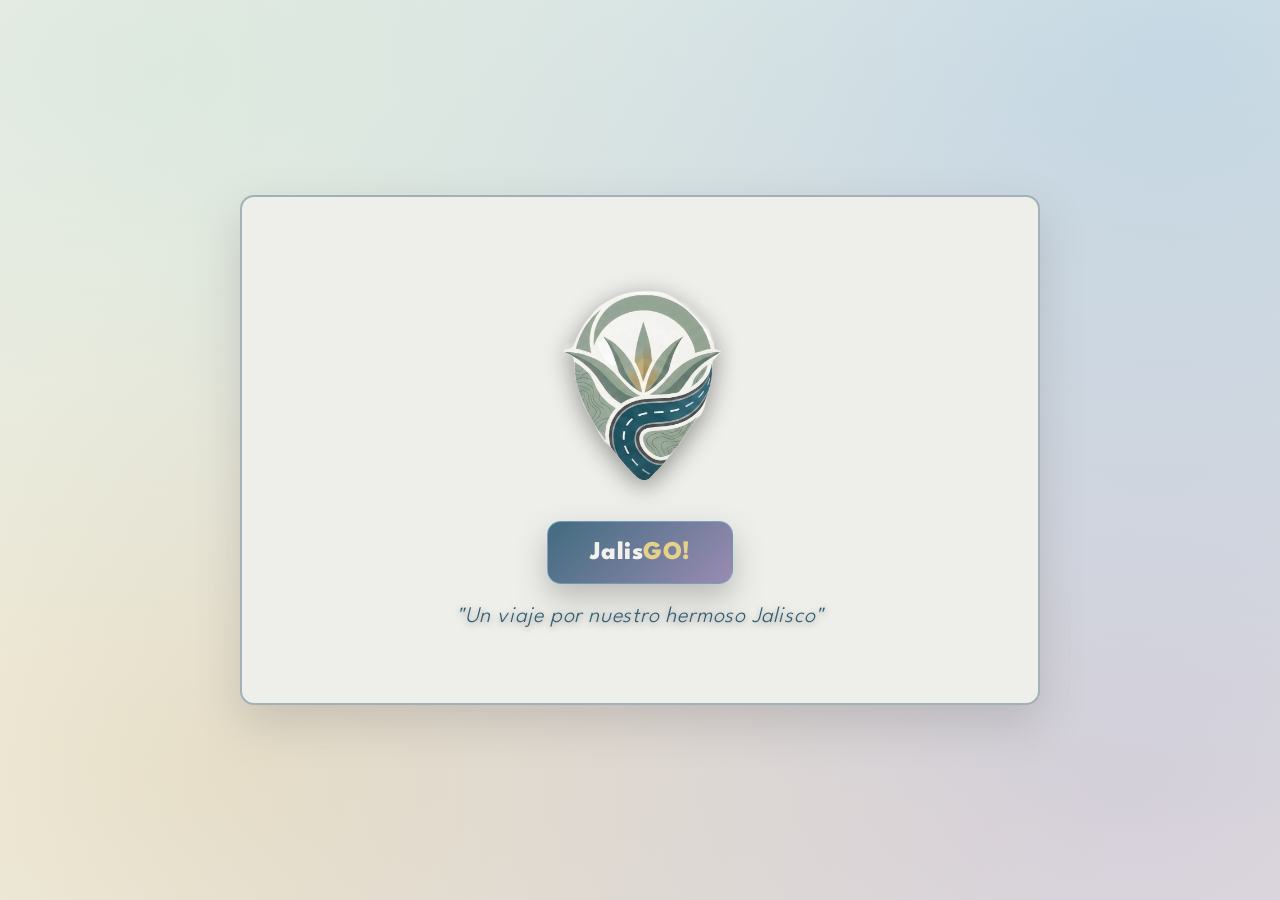
<file: index.html>
<!doctype html>
<html lang="es-MX">
  <head>
    <meta charset="utf-8" />
    <meta name="viewport" content="width=device-width, initial-scale=1" />
    <title>JalisGO! — Un viaje por la región de los Altos</title>
    <meta name="description" content="JalisGO! — Un viaje por nuestro hermoso Jalisco. Explora Jalisco de forma interactiva." />
    <link rel="preconnect" href="https://fonts.googleapis.com" />
    <link rel="preconnect" href="https://fonts.gstatic.com" crossorigin />
    <link href="https://fonts.googleapis.com/css2?family=Poppins:ital,wght@0,300;0,400;0,600;1,300&display=swap" rel="stylesheet" />
    <link rel="stylesheet" href="./assets/css/styles.css" />
  </head>
  <body class="landing-page">
    <main class="hero">
      <h1 class="sr-only">JalisGO!</h1>

      <div class="logo-container">
        <img
          class="logo"
          src="./assets/images/pagina_principal/JalisGO!.png"
          width="600"
          height="200"
          alt="JalisGO! Logo"
          decoding="async"
        />

        <a class="enter-cta" href="mapa.html" aria-label="Entrar a JalisGO!">
          <span class="enter-cta__primary">Jalis</span><span class="enter-cta__accent">GO!</span>
        </a>
        <p class="tagline">"Un viaje por nuestro hermoso Jalisco"</p>
      </div>
    </main>
  </body>
</html>
</file>
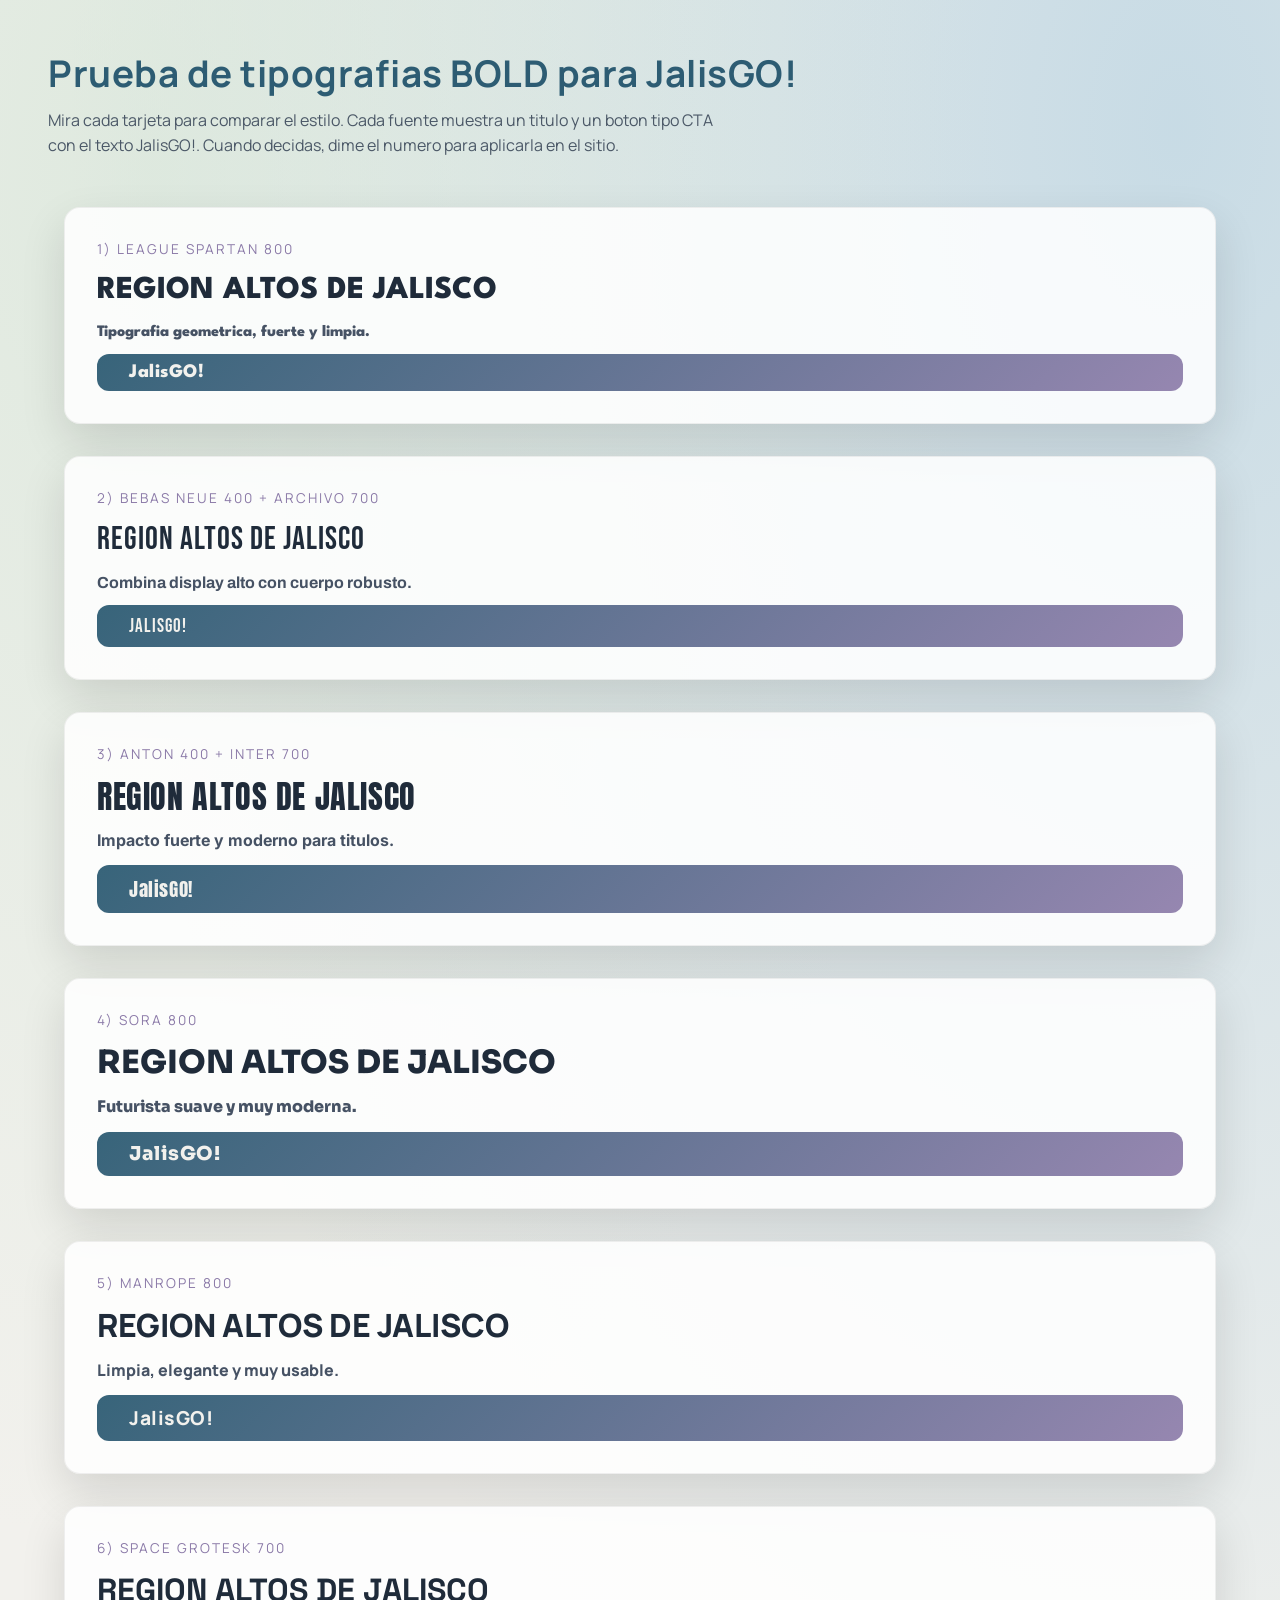
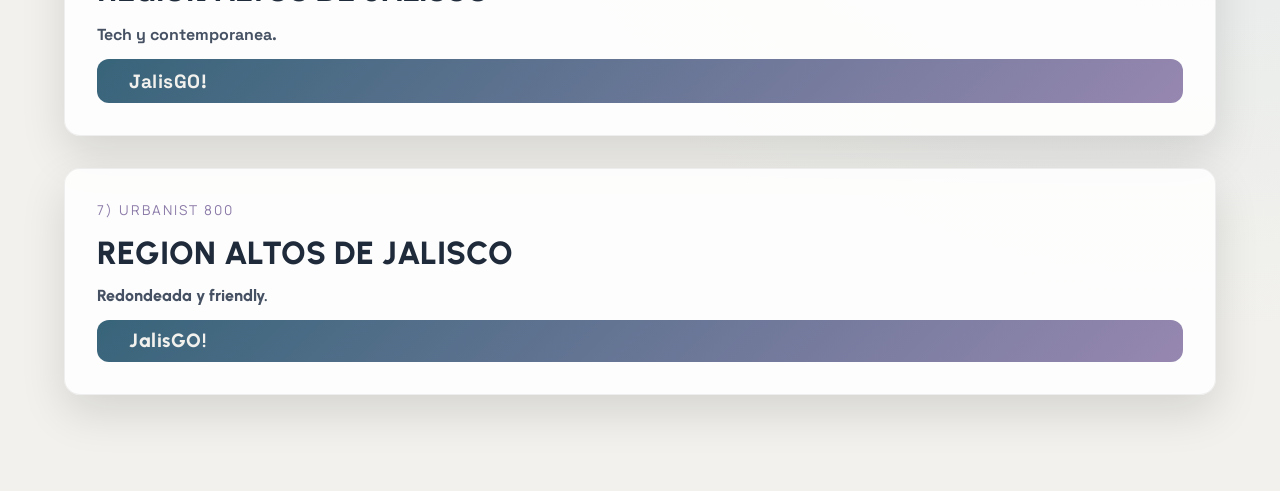
<file: font-preview.html>
<!doctype html>
<html lang="es-MX">
  <head>
    <meta charset="utf-8" />
    <meta name="viewport" content="width=device-width, initial-scale=1" />
    <title>JalisGO! — Prueba de tipografias</title>
    <link rel="preconnect" href="https://fonts.googleapis.com" />
    <link rel="preconnect" href="https://fonts.gstatic.com" crossorigin />
    <link
      href="https://fonts.googleapis.com/css2?family=League+Spartan:wght@700;800&family=Archivo:wght@700&family=Bebas+Neue&family=Anton&family=Inter:wght@700&family=Sora:wght@700;800&family=Manrope:wght@700;800&family=Space+Grotesk:wght@700&family=Urbanist:wght@800&display=swap"
      rel="stylesheet"
    />
    <style>
      :root {
        color-scheme: light;
        --bg: #f2f1ed;
        --ink: #2d5c73;
        --accent: #8b7aa8;
      }

      * {
        box-sizing: border-box;
        margin: 0;
        padding: 0;
      }

      body {
        font-family: 'Manrope', sans-serif;
        background: radial-gradient(120% 120% at 12% 8%, rgba(207, 227, 211, 0.55) 0%, transparent 55%),
          radial-gradient(140% 140% at 92% 6%, rgba(120, 178, 214, 0.35) 0%, transparent 62%),
          var(--bg);
        color: #39414b;
        min-height: 100vh;
      }

      header {
        padding: clamp(20px, 5vw, 48px);
        display: flex;
        flex-direction: column;
        gap: 0.6rem;
      }

      h1 {
        font-size: clamp(1.7rem, 3vw, 2.3rem);
        color: var(--ink);
        letter-spacing: 0.5px;
      }

      p {
        max-width: 68ch;
        line-height: 1.6;
        color: #4b5867;
      }

      main {
        display: grid;
        gap: clamp(18px, 4vw, 32px);
        padding: 0 clamp(20px, 6vw, 64px) clamp(40px, 8vw, 96px);
      }

      .card {
        background: rgba(255, 255, 255, 0.85);
        border: 1px solid rgba(0, 0, 0, 0.06);
        border-radius: 16px;
        padding: clamp(18px, 4vw, 32px);
        box-shadow: 0 18px 45px rgba(0, 0, 0, 0.12);
        display: grid;
        gap: 0.9rem;
      }

      .sample-title {
        font-size: clamp(1.6rem, 4vw, 2.4rem);
        color: var(--ink);
        letter-spacing: 0.4px;
      }

      .sample-cta {
        display: inline-flex;
        gap: 0.2rem;
        align-items: baseline;
        padding: 0.6rem 2rem;
        background: linear-gradient(135deg, rgba(45, 92, 115, 0.95), rgba(139, 122, 168, 0.9));
        color: #f2f1ed;
        border-radius: 12px;
        font-size: 1.2rem;
        letter-spacing: 0.5px;
        text-decoration: none;
      }

      .font-label {
        font-size: 0.85rem;
        text-transform: uppercase;
        letter-spacing: 2px;
        color: var(--accent);
      }

      .font-preview {
        font-size: clamp(1.3rem, 3vw, 2rem);
        line-height: 1.2;
        color: #1f2b3a;
      }

      .font-secondary {
        font-size: 1rem;
        color: #465264;
      }

      .spartan { font-family: 'League Spartan', sans-serif; font-weight: 800; }
      .bebas { font-family: 'Bebas Neue', sans-serif; font-weight: 400; letter-spacing: 1px; }
      .archivo { font-family: 'Archivo', sans-serif; font-weight: 700; }
      .anton { font-family: 'Anton', sans-serif; font-weight: 400; letter-spacing: 0.6px; }
      .inter { font-family: 'Inter', sans-serif; font-weight: 700; }
      .sora { font-family: 'Sora', sans-serif; font-weight: 800; }
      .manrope { font-family: 'Manrope', sans-serif; font-weight: 800; }
      .space { font-family: 'Space Grotesk', sans-serif; font-weight: 700; }
      .urbanist { font-family: 'Urbanist', sans-serif; font-weight: 800; }

      @media (max-width: 720px) {
        .sample-cta {
          font-size: 1.05rem;
          padding: 0.55rem 1.5rem;
        }
      }
    </style>
  </head>
  <body>
    <header>
      <h1>Prueba de tipografias BOLD para JalisGO!</h1>
      <p>
        Mira cada tarjeta para comparar el estilo. Cada fuente muestra un titulo y un boton tipo CTA
        con el texto JalisGO!. Cuando decidas, dime el numero para aplicarla en el sitio.
      </p>
    </header>

    <main>
      <section class="card">
        <span class="font-label">1) League Spartan 800</span>
        <div class="font-preview spartan">REGION ALTOS DE JALISCO</div>
        <div class="font-secondary spartan">Tipografia geometrica, fuerte y limpia.</div>
        <a class="sample-cta spartan" href="#">JalisGO!</a>
      </section>

      <section class="card">
        <span class="font-label">2) Bebas Neue 400 + Archivo 700</span>
        <div class="font-preview bebas">REGION ALTOS DE JALISCO</div>
        <div class="font-secondary archivo">Combina display alto con cuerpo robusto.</div>
        <a class="sample-cta bebas" href="#">JalisGO!</a>
      </section>

      <section class="card">
        <span class="font-label">3) Anton 400 + Inter 700</span>
        <div class="font-preview anton">REGION ALTOS DE JALISCO</div>
        <div class="font-secondary inter">Impacto fuerte y moderno para titulos.</div>
        <a class="sample-cta anton" href="#">JalisGO!</a>
      </section>

      <section class="card">
        <span class="font-label">4) Sora 800</span>
        <div class="font-preview sora">REGION ALTOS DE JALISCO</div>
        <div class="font-secondary sora">Futurista suave y muy moderna.</div>
        <a class="sample-cta sora" href="#">JalisGO!</a>
      </section>

      <section class="card">
        <span class="font-label">5) Manrope 800</span>
        <div class="font-preview manrope">REGION ALTOS DE JALISCO</div>
        <div class="font-secondary manrope">Limpia, elegante y muy usable.</div>
        <a class="sample-cta manrope" href="#">JalisGO!</a>
      </section>

      <section class="card">
        <span class="font-label">6) Space Grotesk 700</span>
        <div class="font-preview space">REGION ALTOS DE JALISCO</div>
        <div class="font-secondary space">Tech y contemporanea.</div>
        <a class="sample-cta space" href="#">JalisGO!</a>
      </section>

      <section class="card">
        <span class="font-label">7) Urbanist 800</span>
        <div class="font-preview urbanist">REGION ALTOS DE JALISCO</div>
        <div class="font-secondary urbanist">Redondeada y friendly.</div>
        <a class="sample-cta urbanist" href="#">JalisGO!</a>
      </section>
    </main>
  </body>
</html>
</file>
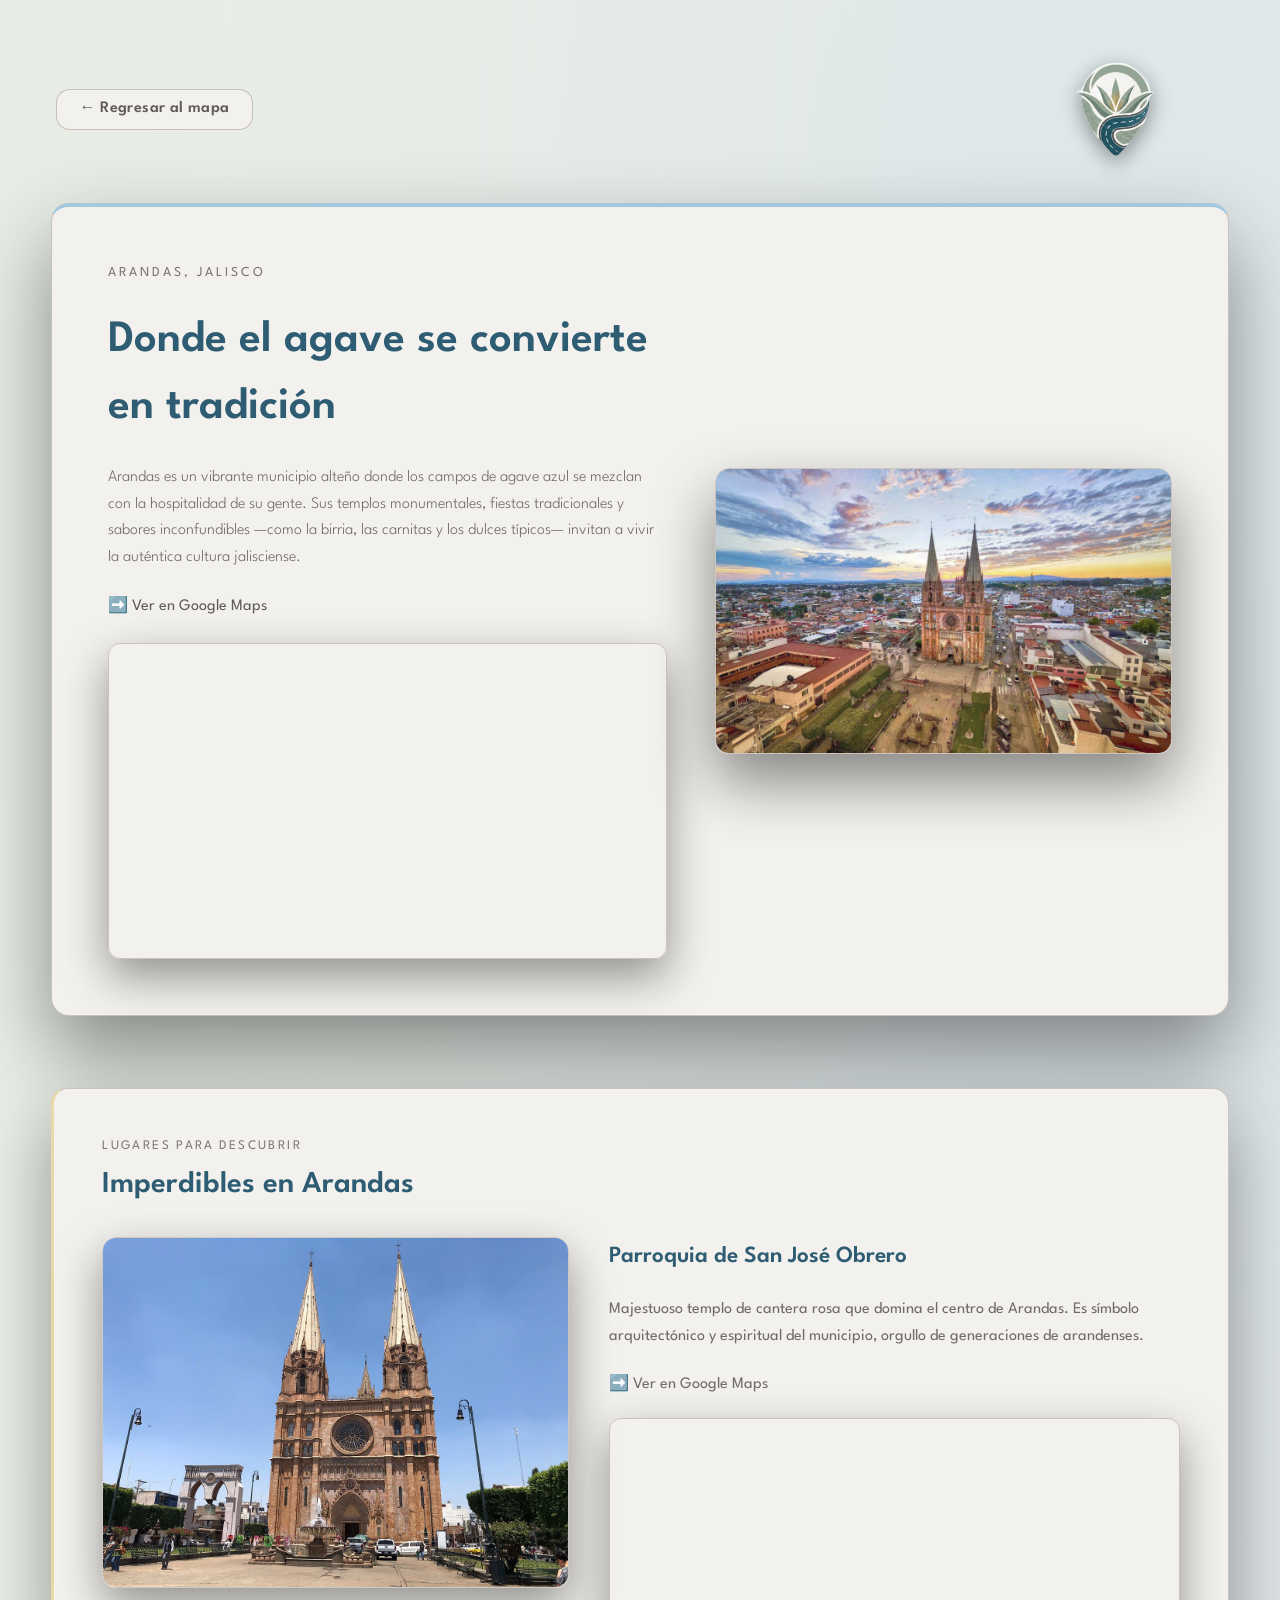
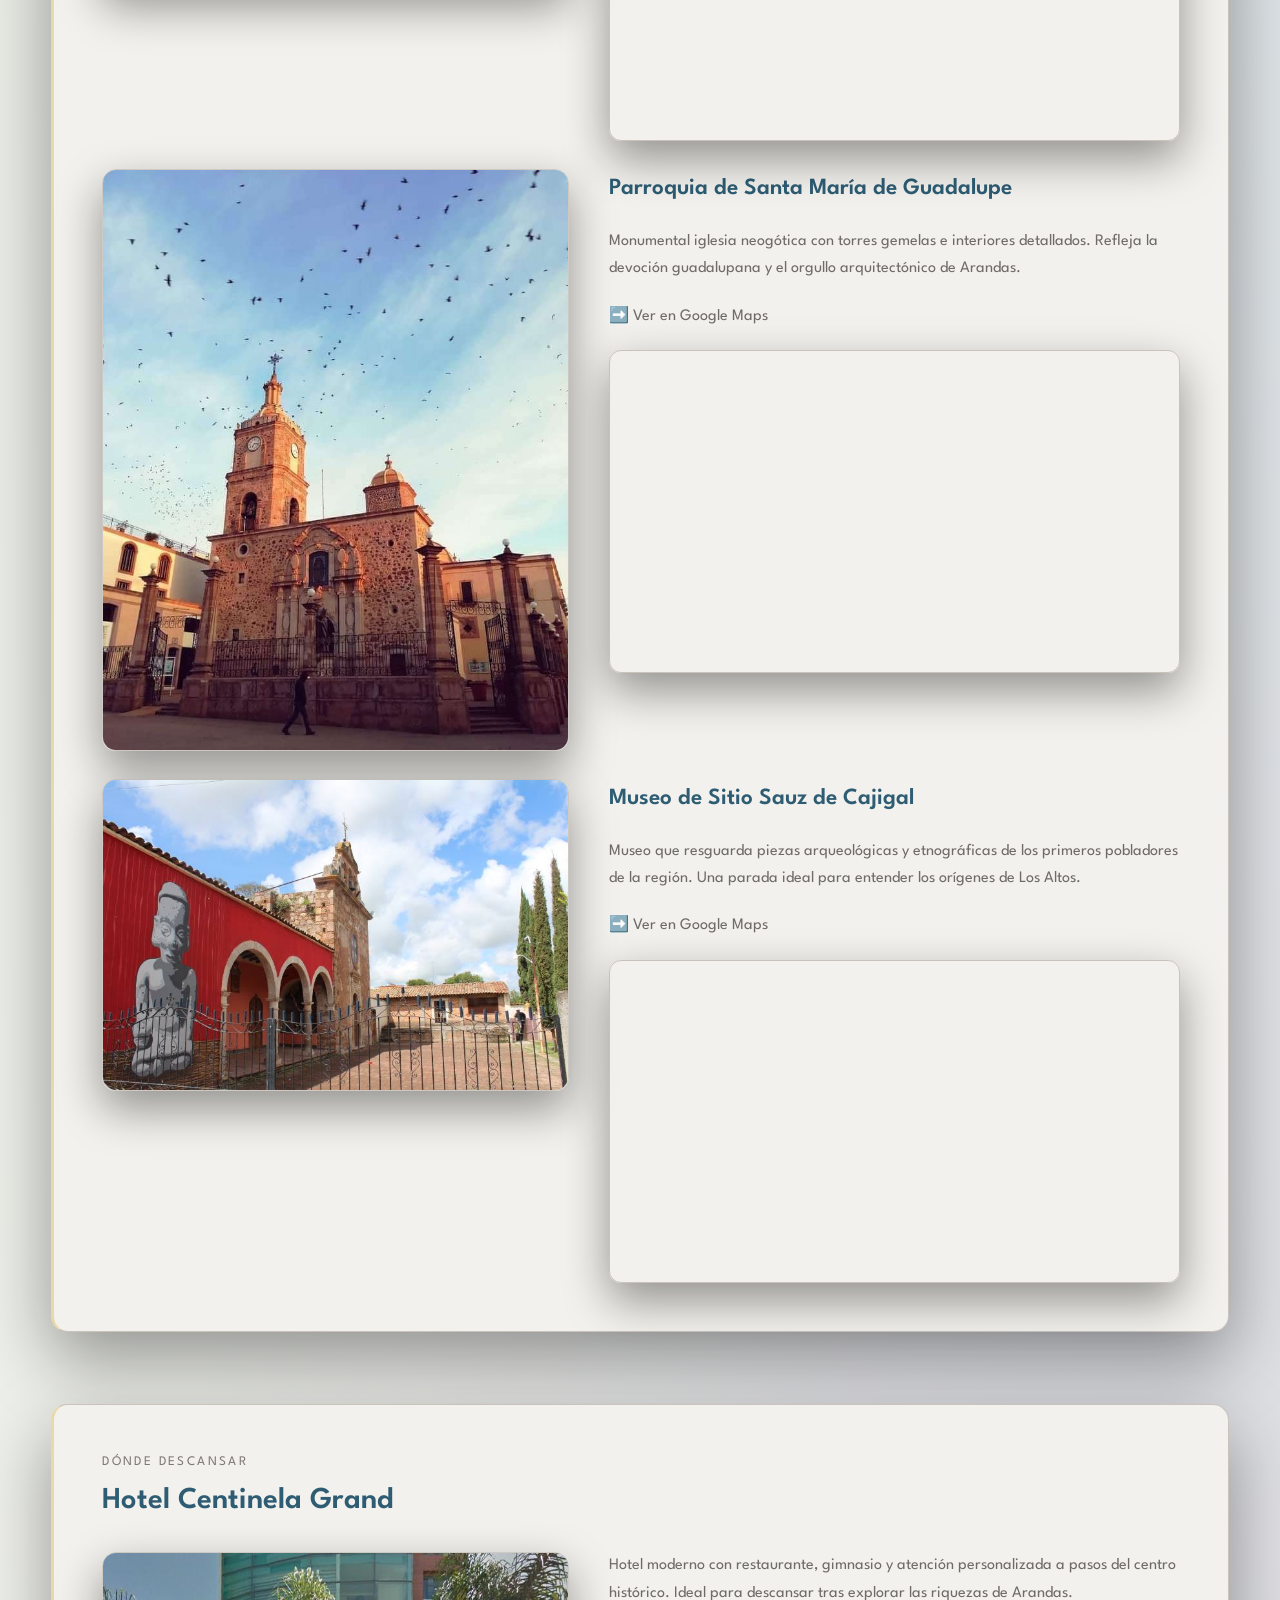
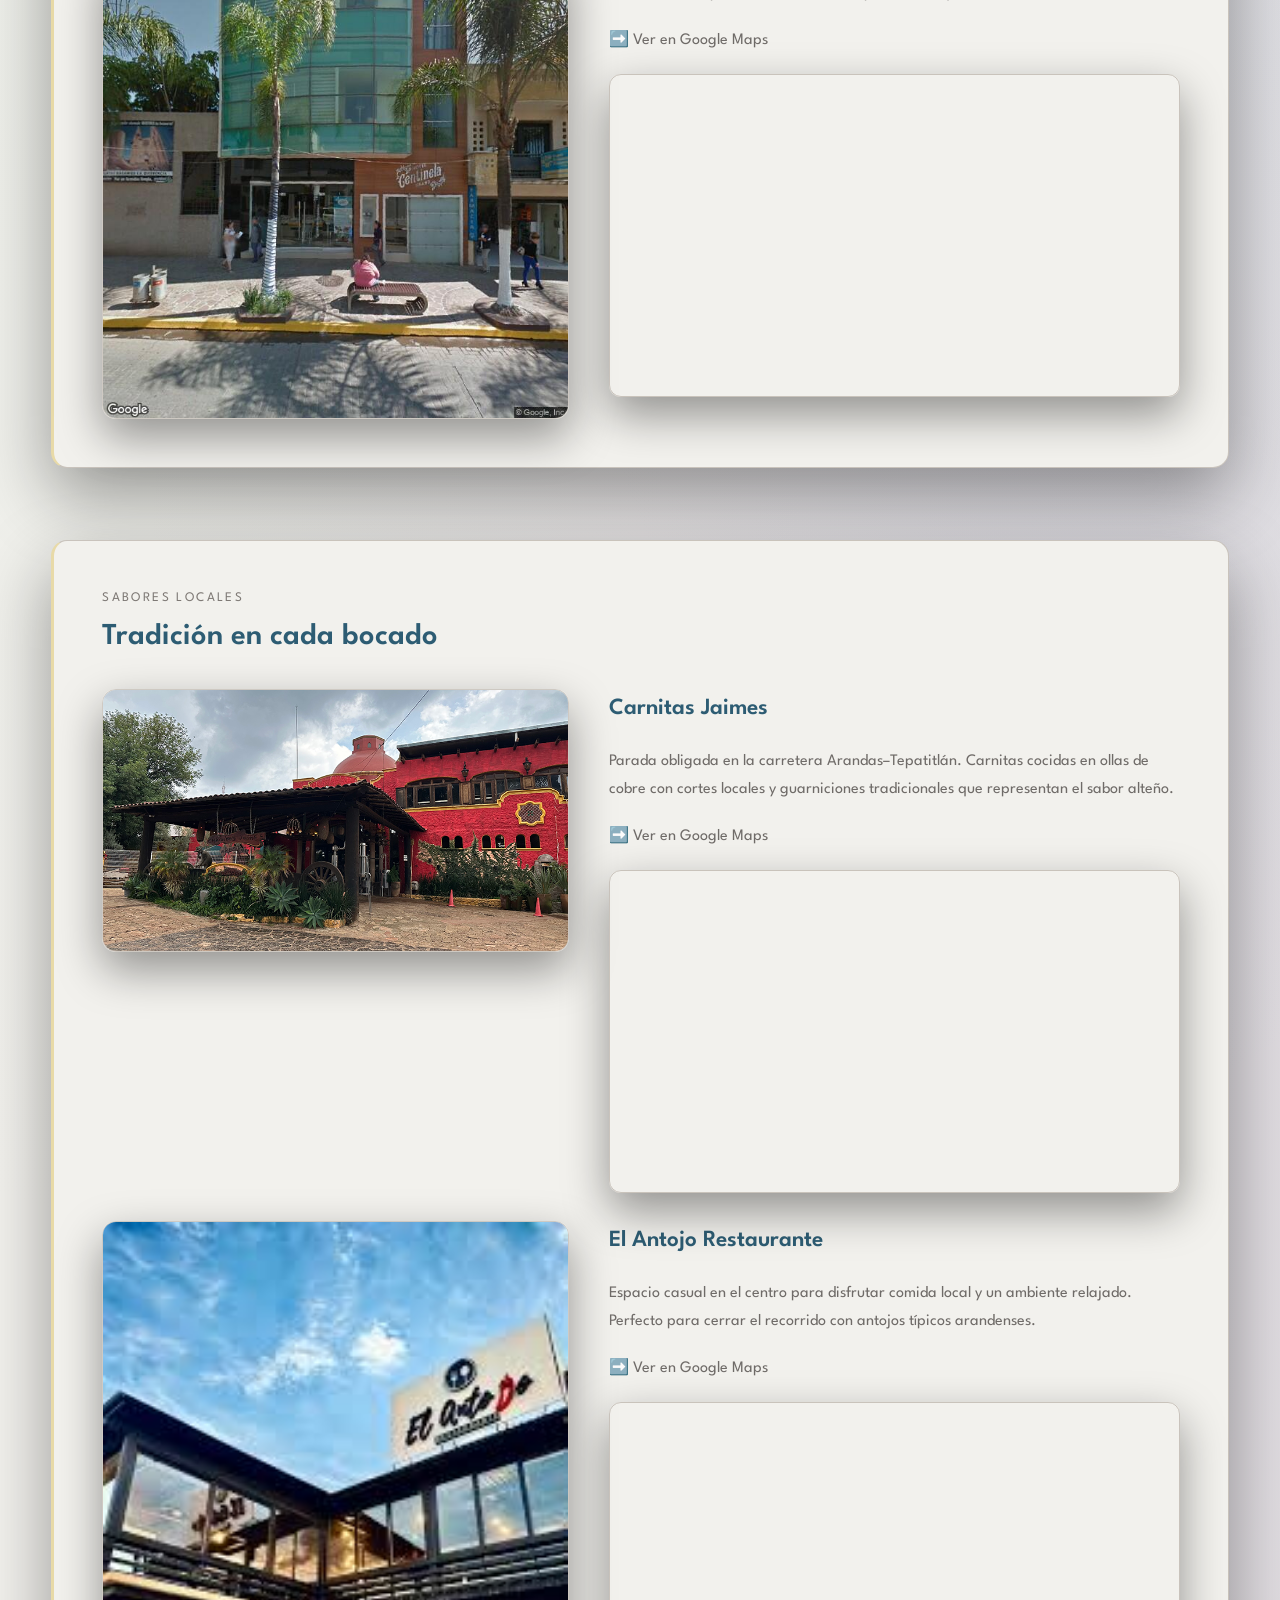
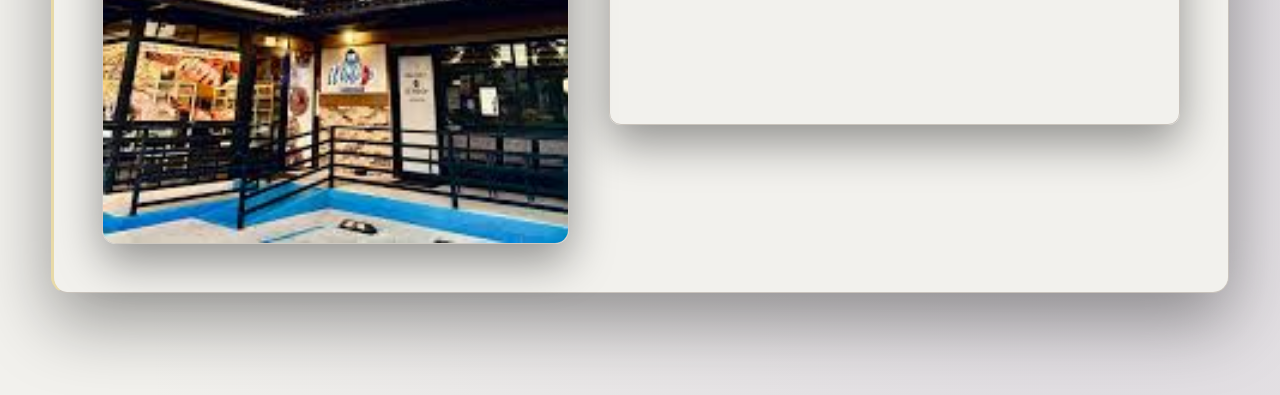
<file: municipios/arandas.html>
<!doctype html>
<html lang="es-MX">
  <head>
    <meta charset="utf-8" />
    <meta name="viewport" content="width=device-width, initial-scale=1" />
    <title>Arandas, Jalisco — Tradición agavera | JalisGO!</title>
    <meta
      name="description"
      content="Explora Arandas, Jalisco: templos icónicos, museos, hotel recomendado y sabores locales en el corazón de los Altos."
    />
    <link rel="stylesheet" href="../assets/css/styles.css" />
  </head>
  <body class="municipality-page">
    <header class="map-header">
      <a href="../mapa.html" class="back-link">← Regresar al mapa</a>
      <img
        class="map-logo"
        src="../assets/images/pagina_principal/JalisGO!.png"
        alt="JalisGO!"
      />
    </header>

    <main class="municipality-main">
      <article class="municipality-hero">
        <div class="municipality-hero__content">
          <p class="municipality-kicker">Arandas, Jalisco</p>
          <h1 class="municipality-title">Donde el agave se convierte en tradición</h1>
          <p class="municipality-lede">
            Arandas es un vibrante municipio alteño donde los campos de agave azul se mezclan con la hospitalidad de su gente. Sus templos monumentales, fiestas
            tradicionales y sabores inconfundibles —como la birria, las carnitas y los dulces típicos— invitan a vivir la auténtica cultura jalisciense.
          </p>
          <a
            class="municipality-map-link"
            href="https://www.google.com/maps/place/Arandas,+Jal."
            target="_blank"
            rel="noopener noreferrer"
          >
            <span aria-hidden="true">➡️</span>
            <span>Ver en Google Maps</span>
          </a>
          <div class="municipality-map-embed">
            <iframe
              src="https://www.google.com/maps/embed?pb=!1m18!1m12!1m3!1d59714.30643867919!2d-102.38792888167151!3d20.704370151211!2m3!1f0!2f0!3f0!3m2!1i1024!2i768!4f13.1!3m3!1m2!1s0x84294c7724fa8125%3A0x1710ec70ada1486!2sArandas%2C%20Jal.!5e0!3m2!1ses!2smx!4v1762315833706!5m2!1ses!2smx"
              allowfullscreen
              loading="lazy"
              referrerpolicy="no-referrer-when-downgrade"
            ></iframe>
          </div>
        </div>
        <figure class="municipality-hero__media">
          <img
            src="../assets/images/municipios/Arandas/arandasprincipal}.jpg"
            alt="Centro histórico de Arandas con templos y agaves"
            loading="lazy"
          />
        </figure>
      </article>

      <section class="municipality-section">
        <header class="municipality-section__header">
          <p class="municipality-section__eyebrow">Lugares para Descubrir</p>
          <h2 class="municipality-section__title">Imperdibles en Arandas</h2>
        </header>

        <div class="municipality-card">
          <figure class="municipality-card__media">
            <img
              src="../assets/images/municipios/Arandas/parroquiadesanjose.jpg"
              alt="Parroquia de San José Obrero en Arandas"
              loading="lazy"
            />
          </figure>
          <div class="municipality-card__body">
            <h3 class="municipality-card__title">Parroquia de San José Obrero</h3>
            <p>
              Majestuoso templo de cantera rosa que domina el centro de Arandas. Es símbolo arquitectónico y espiritual del municipio, orgullo de generaciones de
              arandenses.
            </p>
            <a
              class="municipality-map-link"
              href="https://www.google.com/maps/place/Parroquia+de+San+Jos%C3%A9+Obrero/"
              target="_blank"
              rel="noopener noreferrer"
            >
              <span aria-hidden="true">➡️</span>
              <span>Ver en Google Maps</span>
            </a>
            <div class="municipality-map-embed">
              <iframe
                src="https://www.google.com/maps/embed?pb=!1m18!1m12!1m3!1d3732.109107347269!2d-102.35169622475219!3d20.705793580863965!2m3!1f0!2f0!3f0!3m2!1i1024!2i768!4f13.1!3m3!1m2!1s0x84294b87d65bb701%3A0x6358ff5f25e9b73d!2sParroquia%20de%20San%20Jos%C3%A9%20Obrero!5e0!3m2!1ses!2smx!4v1762315977144!5m2!1ses!2smx"
                allowfullscreen
                loading="lazy"
                referrerpolicy="no-referrer-when-downgrade"
              ></iframe>
            </div>
          </div>
        </div>

        <div class="municipality-card">
          <figure class="municipality-card__media">
            <img
              src="../assets/images/municipios/Arandas/parroquiadesantamaria.jpeg"
              alt="Parroquia de Santa María de Guadalupe en Arandas"
              loading="lazy"
            />
          </figure>
          <div class="municipality-card__body">
            <h3 class="municipality-card__title">Parroquia de Santa María de Guadalupe</h3>
            <p>
              Monumental iglesia neogótica con torres gemelas e interiores detallados. Refleja la devoción guadalupana y el orgullo arquitectónico de Arandas.
            </p>
            <a
              class="municipality-map-link"
              href="https://www.google.com/maps/place/Parroquia+de+Santa+Mar%C3%ADa+de+Guadalupe/"
              target="_blank"
              rel="noopener noreferrer"
            >
              <span aria-hidden="true">➡️</span>
              <span>Ver en Google Maps</span>
            </a>
            <div class="municipality-map-embed">
              <iframe
                src="https://www.google.com/maps/embed?pb=!1m18!1m12!1m3!1d3732.0945487676727!2d-102.34730342475217!3d20.70638488086355!2m3!1f0!2f0!3f0!3m2!1i1024!2i768!4f13.1!3m3!1m2!1s0x84294c778bb1cc35%3A0x6f50fde24548de85!2sParroquia%20de%20Santa%20Mar%C3%ADa%20de%20Guadalupe!5e0!3m2!1ses!2smx!4v1762316044804!5m2!1ses!2smx"
                allowfullscreen
                loading="lazy"
                referrerpolicy="no-referrer-when-downgrade"
              ></iframe>
            </div>
          </div>
        </div>

        <div class="municipality-card">
          <figure class="municipality-card__media">
            <img
              src="../assets/images/municipios/Arandas/museo.jpg"
              alt="Museo de Sitio Sauz de Cajigal"
              loading="lazy"
            />
          </figure>
          <div class="municipality-card__body">
            <h3 class="municipality-card__title">Museo de Sitio Sauz de Cajigal</h3>
            <p>
              Museo que resguarda piezas arqueológicas y etnográficas de los primeros pobladores de la región. Una parada ideal para entender los orígenes de Los
              Altos.
            </p>
            <a
              class="municipality-map-link"
              href="https://www.google.com/maps/place/Musac/"
              target="_blank"
              rel="noopener noreferrer"
            >
              <span aria-hidden="true">➡️</span>
              <span>Ver en Google Maps</span>
            </a>
            <div class="municipality-map-embed">
              <iframe
                src="https://www.google.com/maps/embed?pb=!1m18!1m12!1m3!1d3729.945318737836!2d-102.25918592474983!3d20.79349998079762!2m3!1f0!2f0!3f0!3m2!1i1024!2i768!4f13.1!3m3!1m2!1s0x8429502e9d7cea9b%3A0xa5e0bfb95402f60e!2sMusac!5e0!3m2!1ses!2smx!4v1762316085595!5m2!1ses!2smx"
                allowfullscreen
                loading="lazy"
                referrerpolicy="no-referrer-when-downgrade"
              ></iframe>
            </div>
          </div>
        </div>
      </section>

      <section class="municipality-section">
        <header class="municipality-section__header">
          <p class="municipality-section__eyebrow">Dónde Descansar</p>
          <h2 class="municipality-section__title">Hotel Centinela Grand</h2>
        </header>
        <div class="municipality-card">
          <figure class="municipality-card__media">
            <img
              src="../assets/images/municipios/Arandas/hotelcentinela.jpg"
              alt="Fachada del Hotel Centinela Grand en Arandas"
              loading="lazy"
            />
          </figure>
          <div class="municipality-card__body">
            <p>
              Hotel moderno con restaurante, gimnasio y atención personalizada a pasos del centro histórico. Ideal para descansar tras explorar las riquezas de
              Arandas.
            </p>
            <a
              class="municipality-map-link"
              href="https://www.google.com/maps/place/Hotel+Centinela+Grand/"
              target="_blank"
              rel="noopener noreferrer"
            >
              <span aria-hidden="true">➡️</span>
              <span>Ver en Google Maps</span>
            </a>
            <div class="municipality-map-embed">
              <iframe
                src="https://www.google.com/maps/embed?pb=!1m18!1m12!1m3!1d3732.1137754631604!2d-102.34863292475221!3d20.7056039808641!2m3!1f0!2f0!3f0!3m2!1i1024!2i768!4f13.1!3m3!1m2!1s0x8428b40bf6ad18f3%3A0x45e0dac3ec237e68!2sHotel%20Centinela%20Grand!5e0!3m2!1ses!2smx!4v1762316303786!5m2!1ses!2smx"
                allowfullscreen
                loading="lazy"
                referrerpolicy="no-referrer-when-downgrade"
              ></iframe>
            </div>
          </div>
        </div>
      </section>

      <section class="municipality-section">
        <header class="municipality-section__header">
          <p class="municipality-section__eyebrow">Sabores Locales</p>
          <h2 class="municipality-section__title">Tradición en cada bocado</h2>
        </header>

        <div class="municipality-card">
          <figure class="municipality-card__media">
            <img
              src="../assets/images/municipios/Arandas/carnitasjaimes.png"
              alt="Carnitas Jaimes en Arandas"
              loading="lazy"
            />
          </figure>
          <div class="municipality-card__body">
            <h3 class="municipality-card__title">Carnitas Jaimes</h3>
            <p>
              Parada obligada en la carretera Arandas–Tepatitlán. Carnitas cocidas en ollas de cobre con cortes locales y guarniciones tradicionales que
              representan el sabor alteño.
            </p>
            <a
              class="municipality-map-link"
              href="https://www.google.com/maps/place/Carnitas+Jaimes/"
              target="_blank"
              rel="noopener noreferrer"
            >
              <span aria-hidden="true">➡️</span>
              <span>Ver en Google Maps</span>
            </a>
            <div class="municipality-map-embed">
              <iframe
                src="https://www.google.com/maps/embed?pb=!1m18!1m12!1m3!1d3732.097916997992!2d-102.37135672475225!3d20.70624808086359!2m3!1f0!2f0!3f0!3m2!1i1024!2i768!4f13.1!3m3!1m2!1s0x84294c7876ad4ac1%3A0xeb737a7eb50c1dba!2sCarnitas%20Jaimes!5e0!3m2!1ses!2smx!4v1762316412370!5m2!1ses!2smx"
                allowfullscreen
                loading="lazy"
                referrerpolicy="no-referrer-when-downgrade"
              ></iframe>
            </div>
          </div>
        </div>

        <div class="municipality-card">
          <figure class="municipality-card__media">
            <img
              src="../assets/images/municipios/Arandas/elantojo.jpeg"
              alt="Restaurante El Antojo en Arandas"
              loading="lazy"
            />
          </figure>
          <div class="municipality-card__body">
            <h3 class="municipality-card__title">El Antojo Restaurante</h3>
            <p>
              Espacio casual en el centro para disfrutar comida local y un ambiente relajado. Perfecto para cerrar el recorrido con antojos típicos arandenses.
            </p>
            <a
              class="municipality-map-link"
              href="https://www.google.com/maps/place/El+ANTOJO/"
              target="_blank"
              rel="noopener noreferrer"
            >
              <span aria-hidden="true">➡️</span>
              <span>Ver en Google Maps</span>
            </a>
            <div class="municipality-map-embed">
              <iframe
                src="https://www.google.com/maps/embed?pb=!1m18!1m12!1m3!1d4603.346283656238!2d-102.35795356488124!3d20.703812260411752!2m3!1f0!2f0!3f0!3m2!1i1024!2i768!4f13.1!3m3!1m2!1s0x84294b263f69dd01%3A0xee1b3350bbba3fe7!2sEl%20ANTOJO!5e0!3m2!1ses!2smx!4v1762316477426!5m2!1ses!2smx"
                allowfullscreen
                loading="lazy"
                referrerpolicy="no-referrer-when-downgrade"
              ></iframe>
            </div>
          </div>
        </div>
      </section>
    </main>
  </body>
</html>
</file>
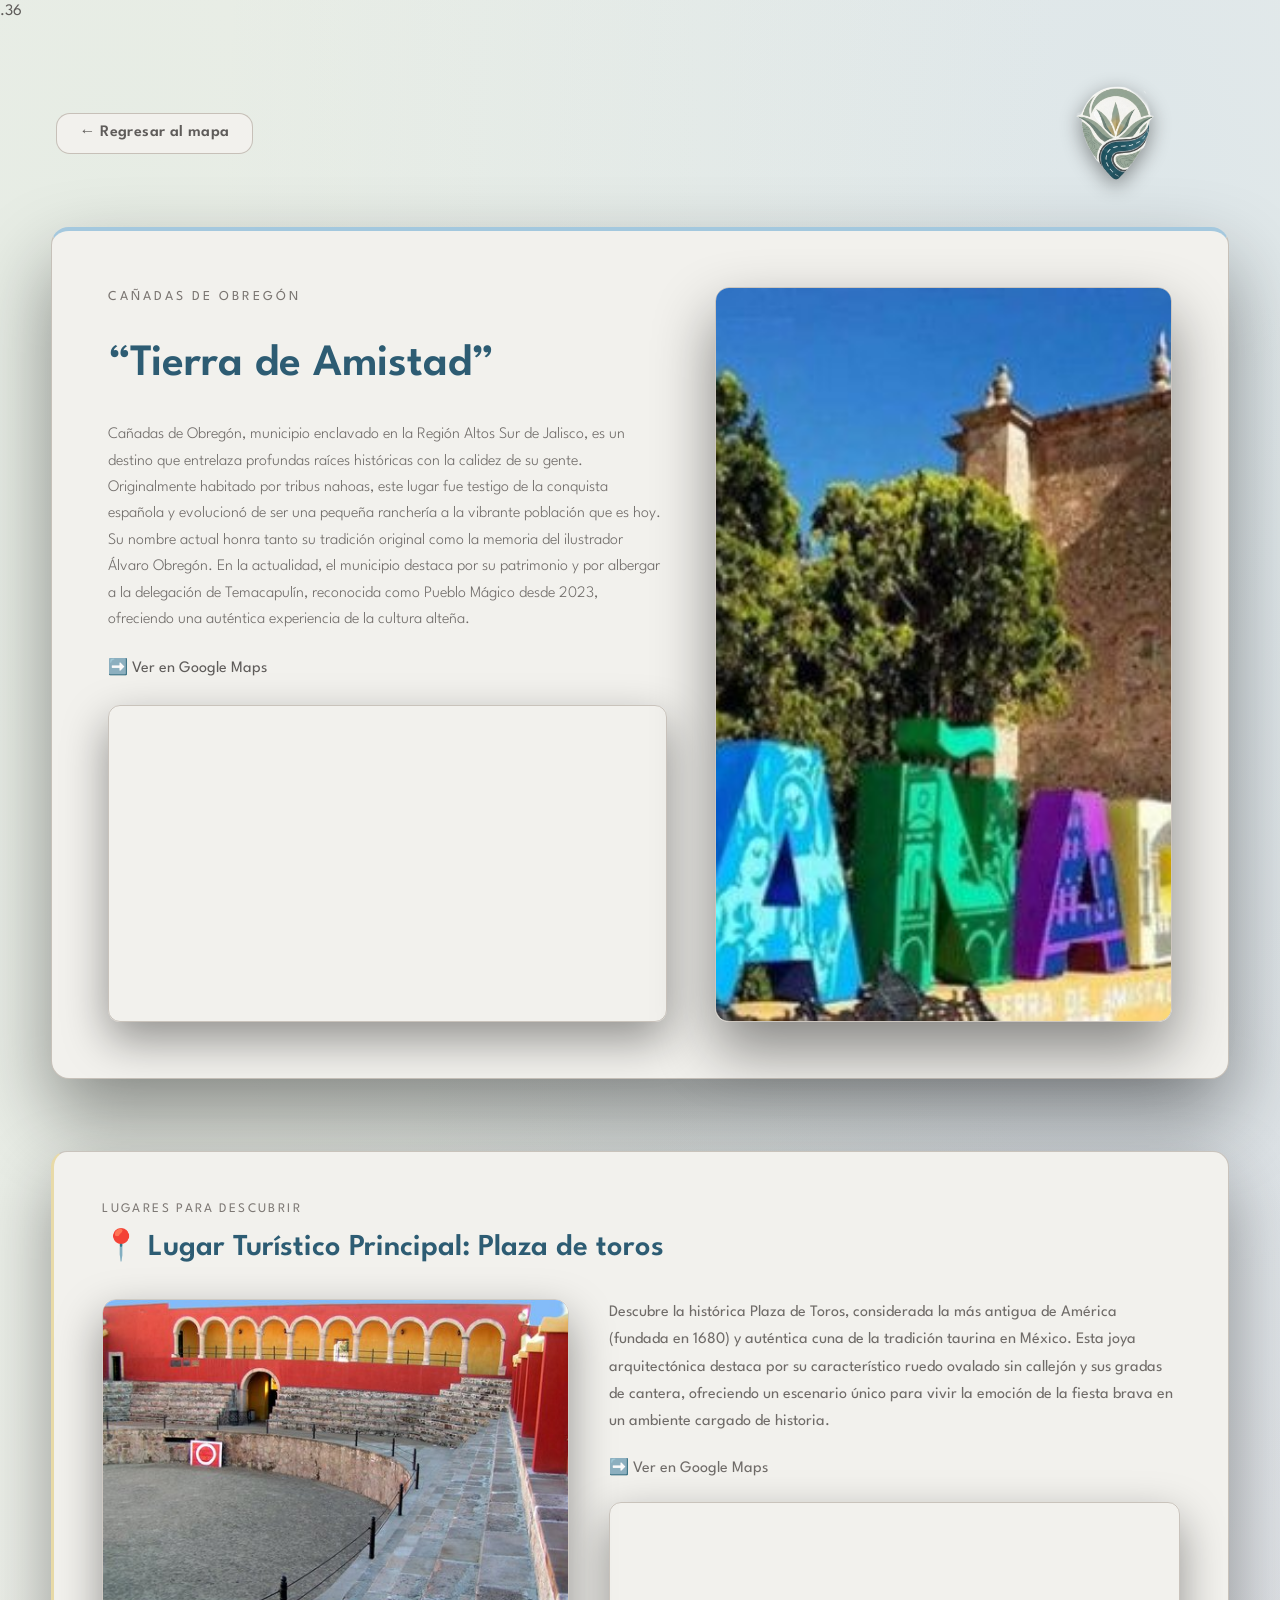
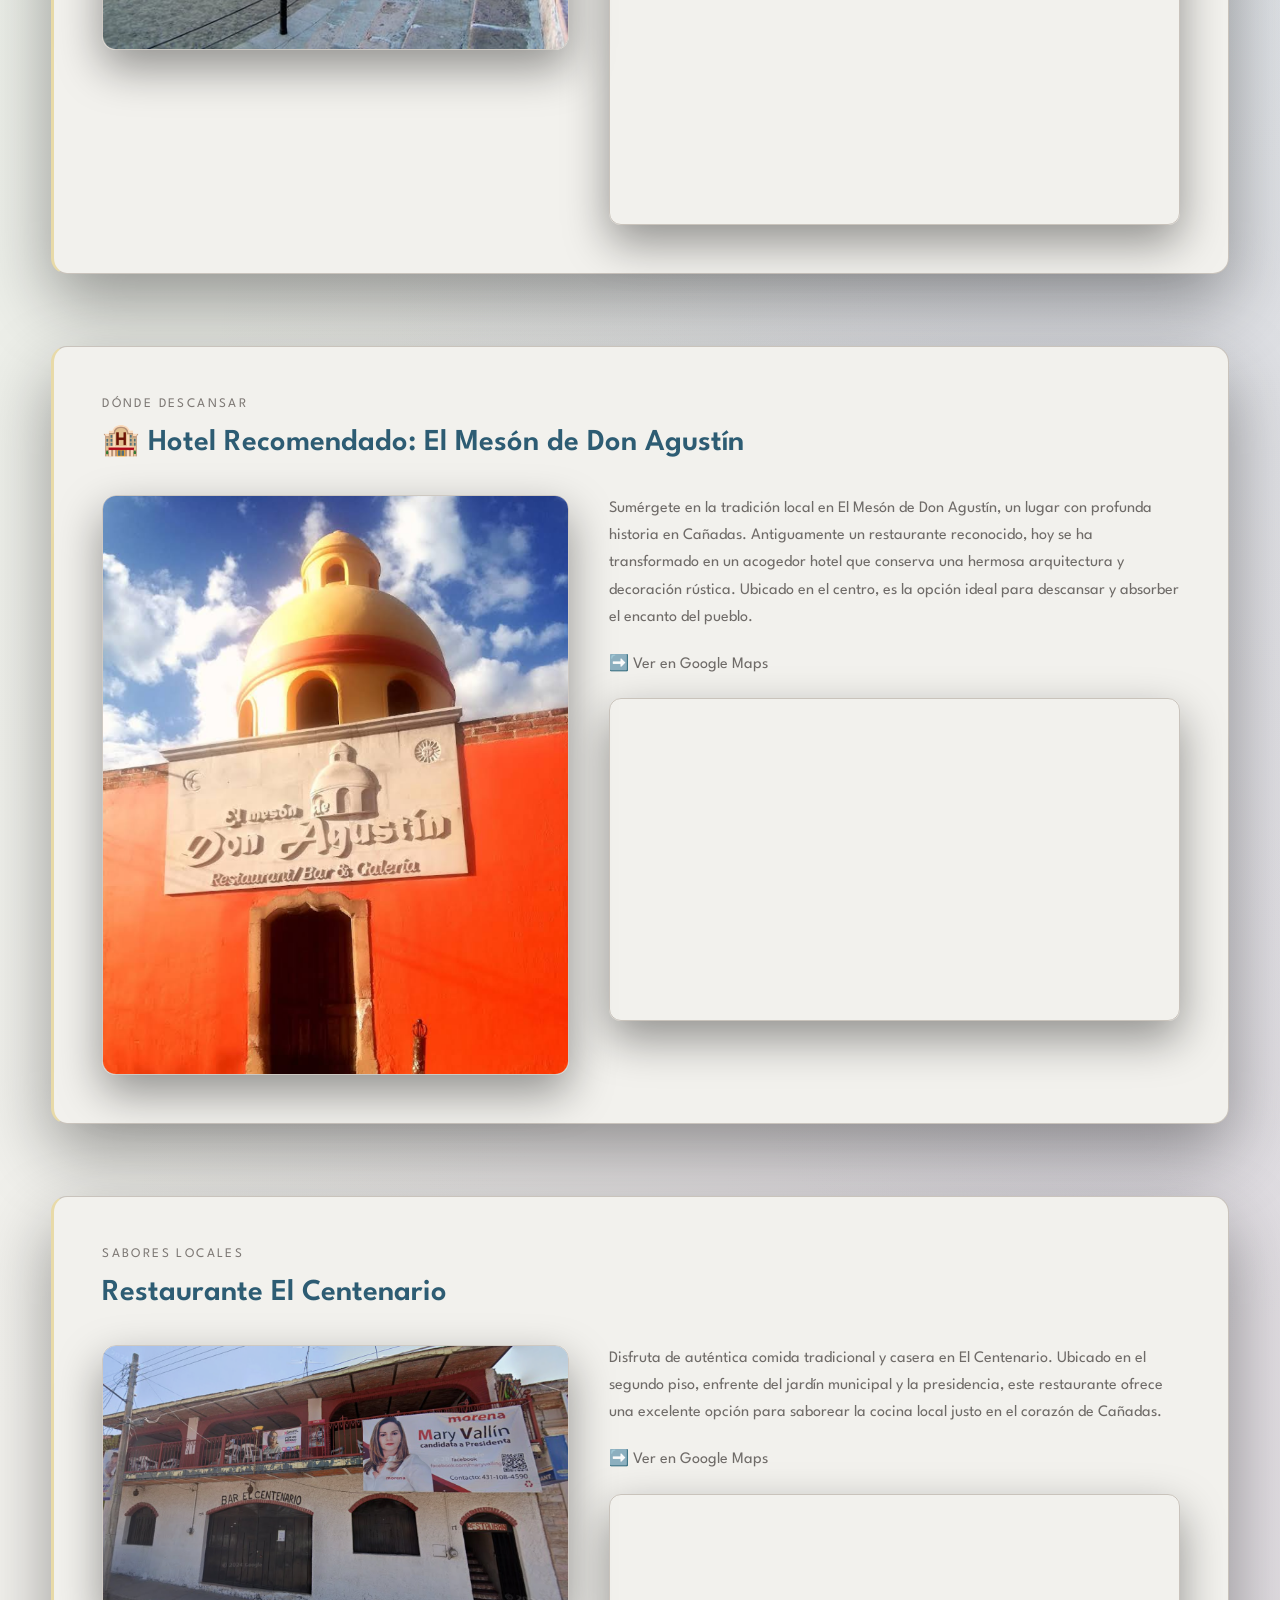
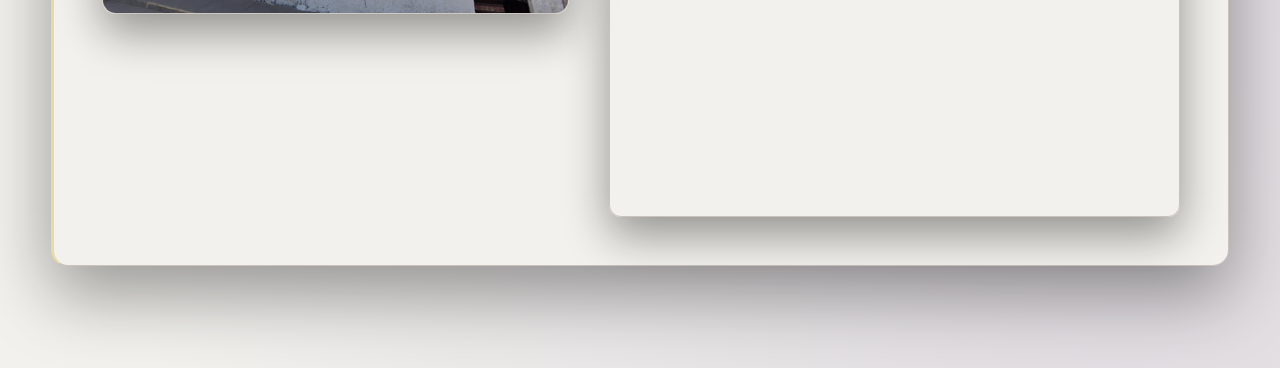
<file: municipios/canadas-de-obregon.html>
.36<!doctype html>
<html lang="es-MX">
  <head>
    <meta charset="utf-8" />
    <meta name="viewport" content="width=device-width, initial-scale=1" />
    <title>Cañadas de Obregón — Tierra de Amistad | JalisGO!</title>
    <meta
      name="description"
      content="Descubre Cañadas de Obregón: historia, lugares emblemáticos, hospedaje y gastronomía en la Región Altos Sur de Jalisco."
    />
    <link rel="stylesheet" href="../assets/css/styles.css" />
  </head>
  <body class="municipality-page">
    <header class="map-header">
      <a href="../mapa.html" class="back-link">← Regresar al mapa</a>
      <img
        class="map-logo"
        src="../assets/images/pagina_principal/JalisGO!.png"
        alt="JalisGO!"
      />
    </header>

    <main class="municipality-main">
      <article class="municipality-hero">
        <div class="municipality-hero__content">
          <p class="municipality-kicker">Cañadas de Obregón</p>
          <h1 class="municipality-title">“Tierra de Amistad”</h1>
          <p class="municipality-lede">
            Cañadas de Obregón, municipio enclavado en la Región Altos Sur de Jalisco, es un destino que entrelaza profundas raíces históricas
            con la calidez de su gente. Originalmente habitado por tribus nahoas, este lugar fue testigo de la conquista española y evolucionó de ser
            una pequeña ranchería a la vibrante población que es hoy. Su nombre actual honra tanto su tradición original como la memoria del ilustrador
            Álvaro Obregón. En la actualidad, el municipio destaca por su patrimonio y por albergar a la delegación de Temacapulín, reconocida como Pueblo
            Mágico desde 2023, ofreciendo una auténtica experiencia de la cultura alteña.
          </p>
          <a
            class="municipality-map-link"
            href="https://www.google.com/maps/place/Ca%C3%B1adas+de+Obreg%C3%B3n,+Jal."
            target="_blank"
            rel="noopener noreferrer"
          >
            <span aria-hidden="true">➡️</span>
            <span>Ver en Google Maps</span>
          </a>
          <div class="municipality-map-embed">
            <iframe
              src="https://www.google.com/maps/embed?pb=!1m18!1m12!1m3!1d14884.400830077073!2d-102.69749414801598!3d21.14841003849342!2m3!1f0!2f0!3f0!3m2!1i1024!2i768!4f13.1!3m3!1m2!1s0x8429036174e878a3%3A0xf641abe94d569c13!2s47360%20Ca%C3%B1adas%20de%20Obreg%C3%B3n%2C%20Jal.!5e0!3m2!1ses!2smx!4v1761417067912!5m2!1ses!2smx"
              allowfullscreen
              loading="lazy"
              referrerpolicy="no-referrer-when-downgrade"
            ></iframe>
          </div>
        </div>
        <figure class="municipality-hero__media">
          <img
            src="../assets/images/municipios/CañadasDeObregón/CañadasP.jpg"
            alt="Vista panorámica de Cañadas de Obregón"
            loading="lazy"
          />
        </figure>
      </article>

      <section class="municipality-section">
        <header class="municipality-section__header">
          <p class="municipality-section__eyebrow">Lugares para Descubrir</p>
          <h2 class="municipality-section__title">📍 Lugar Turístico Principal: Plaza de toros</h2>
        </header>
        <div class="municipality-card">
          <figure class="municipality-card__media">
            <img
              src="../assets/images/municipios/CañadasDeObregón/PlazadeToros_Cañadas.jpg"
              alt="Plaza de toros Rodolfo Gaona en Cañadas de Obregón"
              loading="lazy"
            />
          </figure>
          <div class="municipality-card__body">
            <p>
              Descubre la histórica Plaza de Toros, considerada la más antigua de América (fundada en 1680) y auténtica cuna de la tradición taurina en México.
              Esta joya arquitectónica destaca por su característico ruedo ovalado sin callejón y sus gradas de cantera, ofreciendo un escenario único para vivir
              la emoción de la fiesta brava en un ambiente cargado de historia.
            </p>
            <a
              class="municipality-map-link"
              href="https://www.google.com/maps/place/Plaza+de+toros+Rodolfo+Gaona/"
              rel="noopener noreferrer"
            >
              <span aria-hidden="true">➡️</span>
              <span>Ver en Google Maps</span>
            </a>
            <div class="municipality-map-embed">
              <iframe
                src="https://www.google.com/maps/embed?pb=!1m14!1m8!1m3!1d1245.8155398316526!2d-102.68948639785181!3d21.150708355026982!3m2!1i1024!2i768!4f13.1!3m3!1m2!1s0x84291b12ee4747b5%3A0x9e41365b75f512fc!2sPlaza%20de%20toros%20Rodolfo%20Gaona!5e0!3m2!1ses!2smx!4v1761416977390!5m2!1ses!2smx"
                allowfullscreen
                loading="lazy"
                referrerpolicy="no-referrer-when-downgrade"
              ></iframe>
            </div>
          </div>
        </div>
      </section>

      <section class="municipality-section">
        <header class="municipality-section__header">
          <p class="municipality-section__eyebrow">Dónde Descansar</p>
          <h2 class="municipality-section__title">🏨 Hotel Recomendado: El Mesón de Don Agustín</h2>
        </header>
        <div class="municipality-card">
          <figure class="municipality-card__media">
            <img
              src="../assets/images/municipios/CañadasDeObregón/ElMesondeDonAgustin.png"
              alt="Fachada del Mesón de Don Agustín en Cañadas de Obregón"
              loading="lazy"
            />
          </figure>
          <div class="municipality-card__body">
            <p>
              Sumérgete en la tradición local en El Mesón de Don Agustín, un lugar con profunda historia en Cañadas. Antiguamente un restaurante reconocido,
              hoy se ha transformado en un acogedor hotel que conserva una hermosa arquitectura y decoración rústica. Ubicado en el centro, es la opción ideal
              para descansar y absorber el encanto del pueblo.
            </p>
            <a
              class="municipality-map-link"
              href="https://www.google.com/maps/place/El+Mes%C3%B3n+de+Don+Agust%C3%ADn+Hotel+Boutique+y+Sal%C3%B3n+de+Eventos/"
              target="_blank"
              rel="noopener noreferrer"
            >
              <span aria-hidden="true">➡️</span>
              <span>Ver en Google Maps</span>
            </a>
            <div class="municipality-map-embed">
              <iframe
                src="https://www.google.com/maps/embed?pb=!1m14!1m8!1m3!1d1245.8155398316526!2d-102.68948639785181!3d21.150708355026982!3m2!1i1024!2i768!4f13.1!3m3!1m2!1s0x84291b12e86b5b3d%3A0x61efa6a56a69feb7!2sEl%20Mes%C3%B3n%20de%20Don%20Agust%C3%ADn%20Hotel%20Boutique%20y%20Sal%C3%B3n%20de%20Eventos!5e0!3m2!1ses!2smx!4v1761417013777!5m2!1ses!2smx"
                allowfullscreen
                loading="lazy"
                referrerpolicy="no-referrer-when-downgrade"
              ></iframe>
            </div>
          </div>
        </div>
      </section>

      <section class="municipality-section">
        <header class="municipality-section__header">
          <p class="municipality-section__eyebrow">Sabores Locales</p>
          <h2 class="municipality-section__title">Restaurante El Centenario</h2>
        </header>
        <div class="municipality-card">
          <figure class="municipality-card__media">
            <img
              src="../assets/images/municipios/CañadasDeObregón/RestauranteElCentenario.png"
              alt="Interior del restaurante El Centenario en Cañadas de Obregón"
              loading="lazy"
            />
          </figure>
          <div class="municipality-card__body">
            <p>
              Disfruta de auténtica comida tradicional y casera en El Centenario. Ubicado en el segundo piso, enfrente del jardín municipal y la presidencia,
              este restaurante ofrece una excelente opción para saborear la cocina local justo en el corazón de Cañadas.
            </p>
            <a
              class="municipality-map-link"
              href="https://www.google.com/maps/place/Restaurante+El+Centenario,+Ca%C3%B1adas+de+Obreg%C3%B3n/"
              target="_blank"
              rel="noopener noreferrer"
            >
              <span aria-hidden="true">➡️</span>
              <span>Ver en Google Maps</span>
            </a>
            <div class="municipality-map-embed">
              <iframe
                src="https://www.google.com/maps/embed?pb=!1m10!1m8!1m3!1d232.5669540506439!2d-102.689088469505!3d21.14956202925491!3m2!1i1024!2i768!4f13.1!5e0!3m2!1ses!2smx!4v1761416942482!5m2!1ses!2smx"
                allowfullscreen
                loading="lazy"
                referrerpolicy="no-referrer-when-downgrade"
              ></iframe>
            </div>
          </div>
        </div>
      </section>
    </main>
  </body>
</html>
</file>
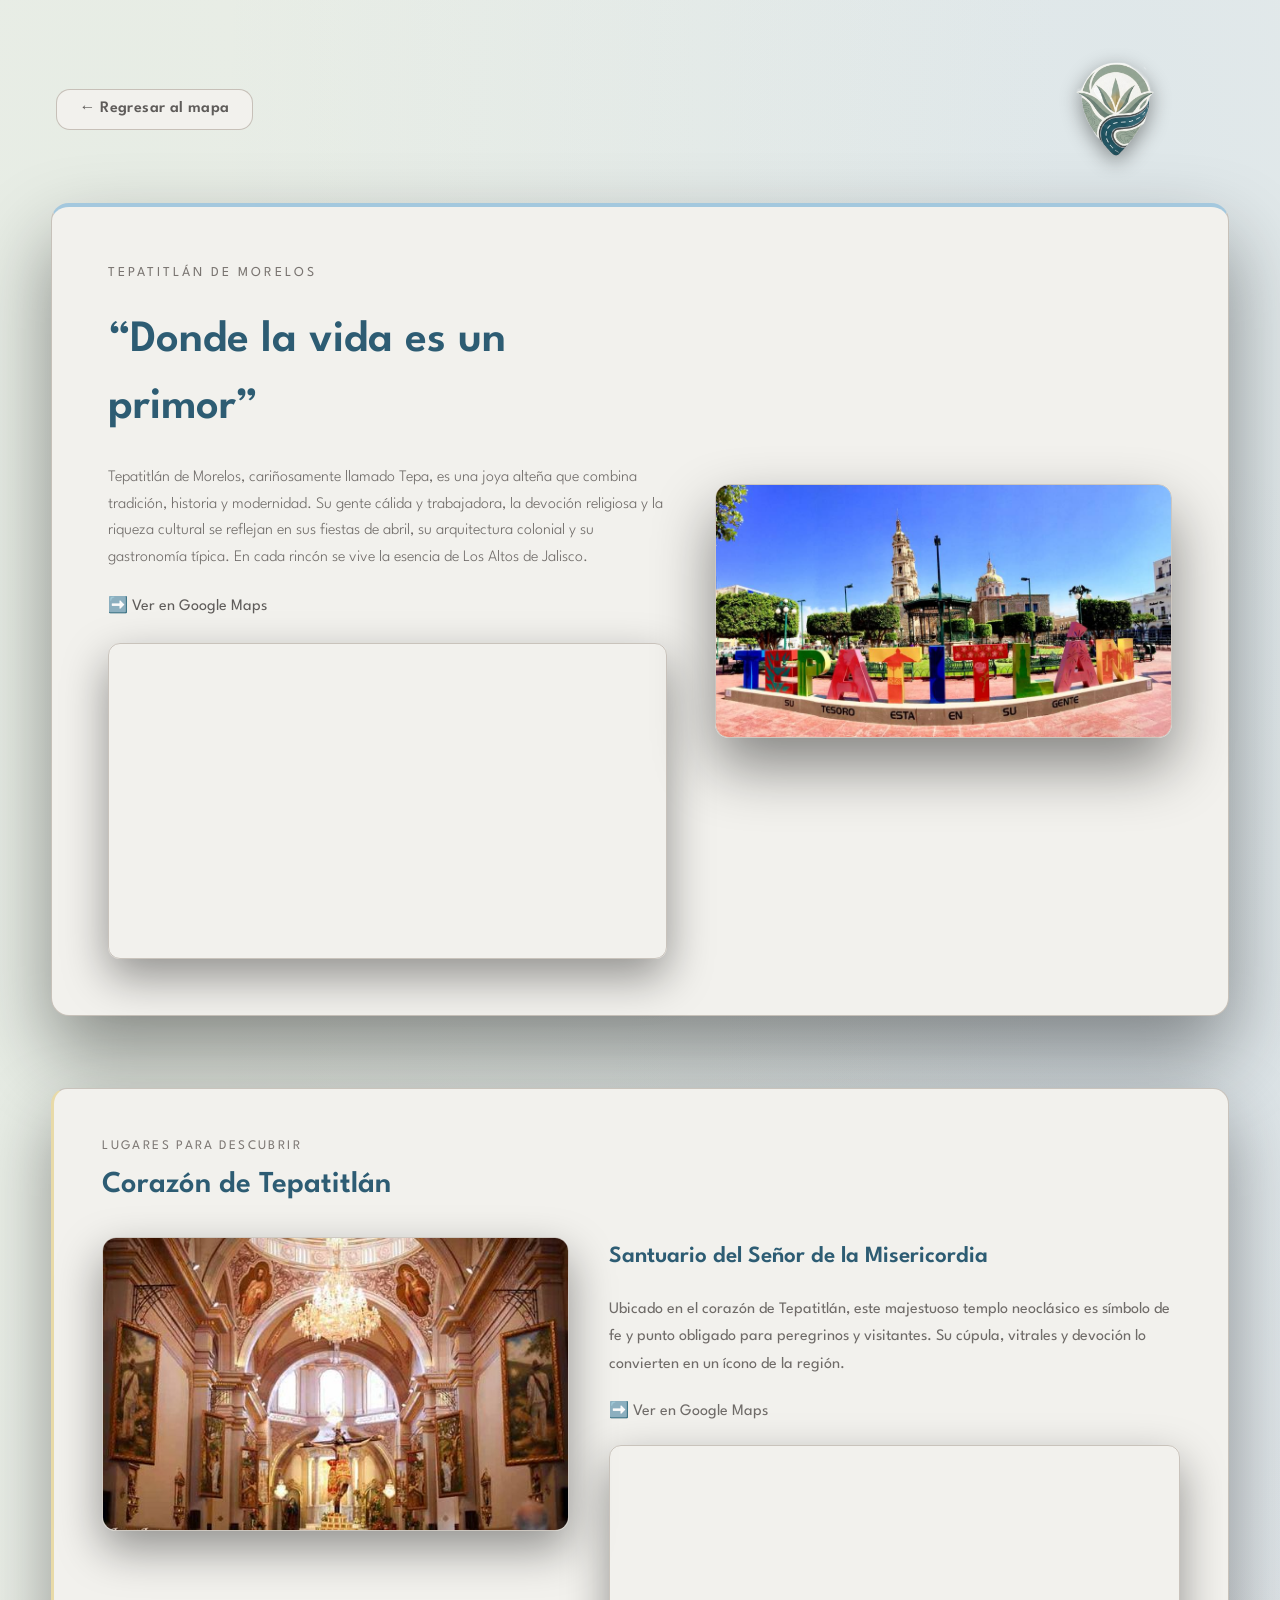
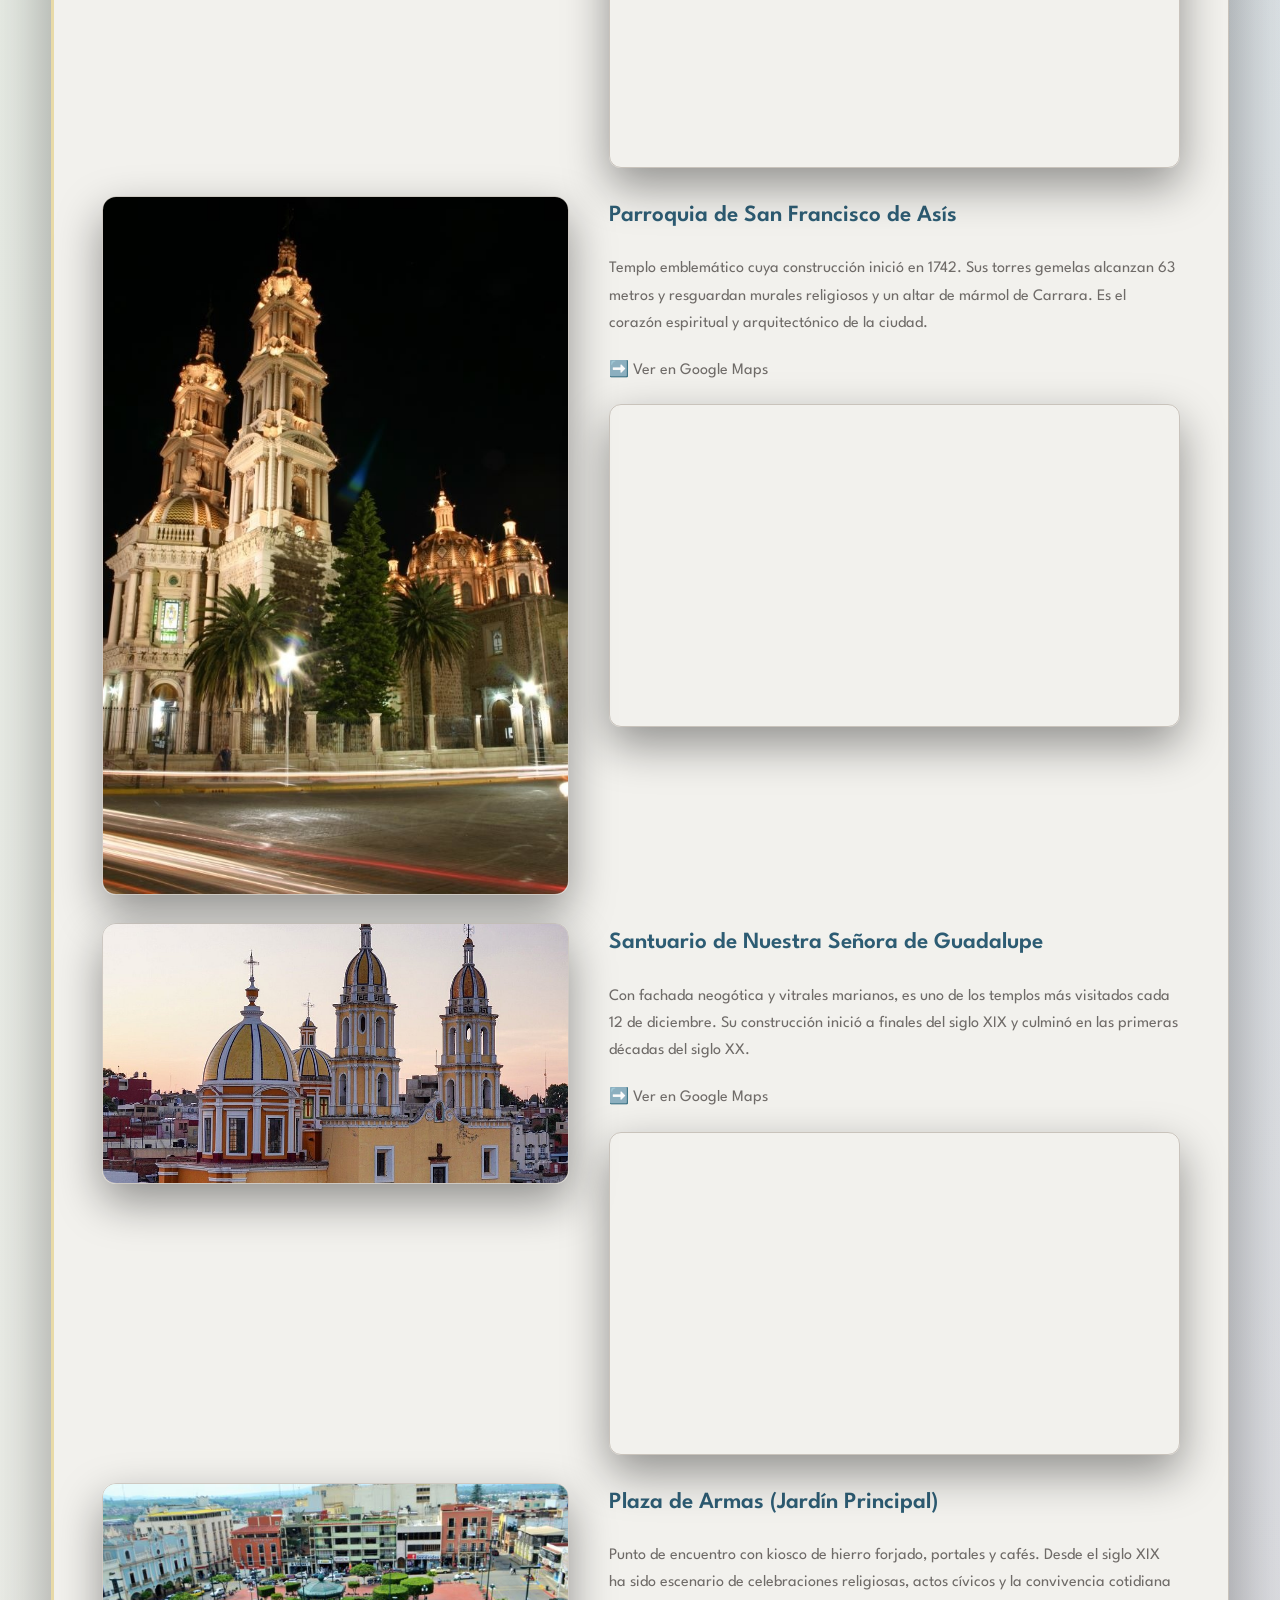
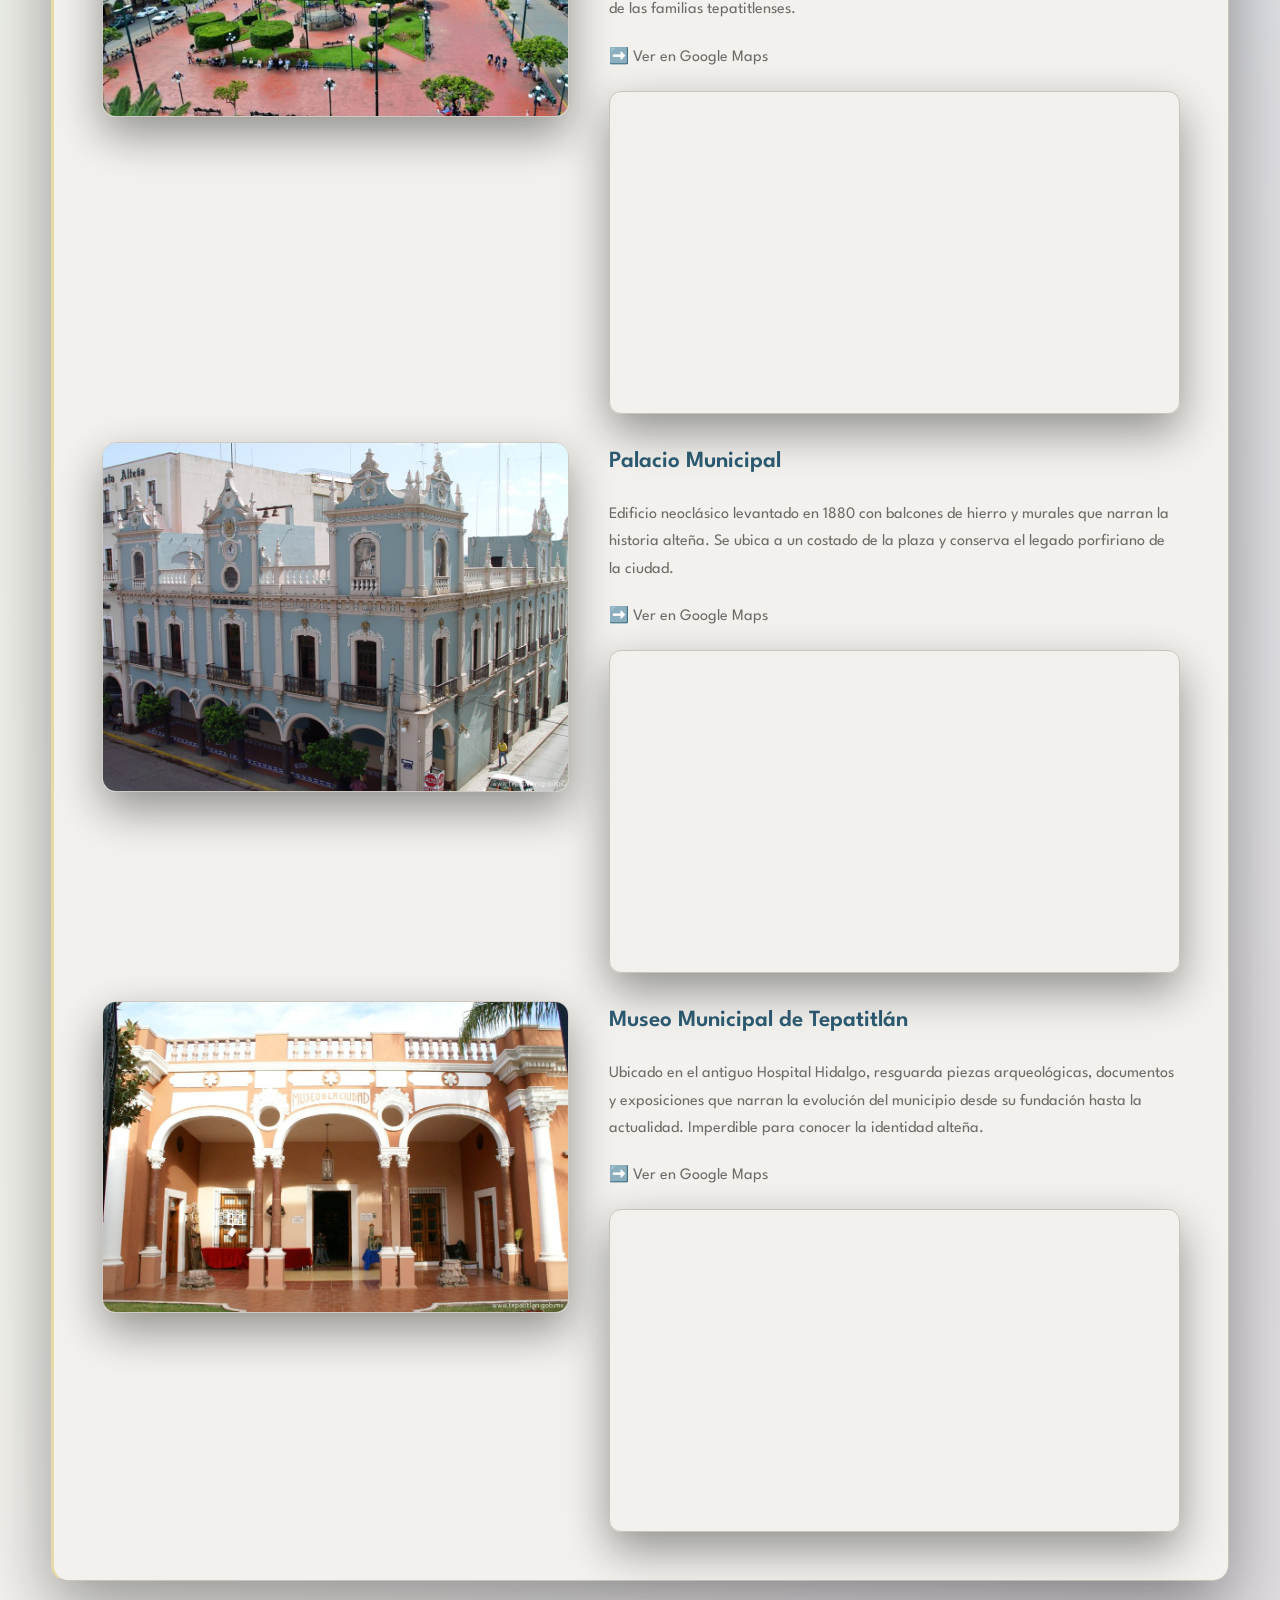
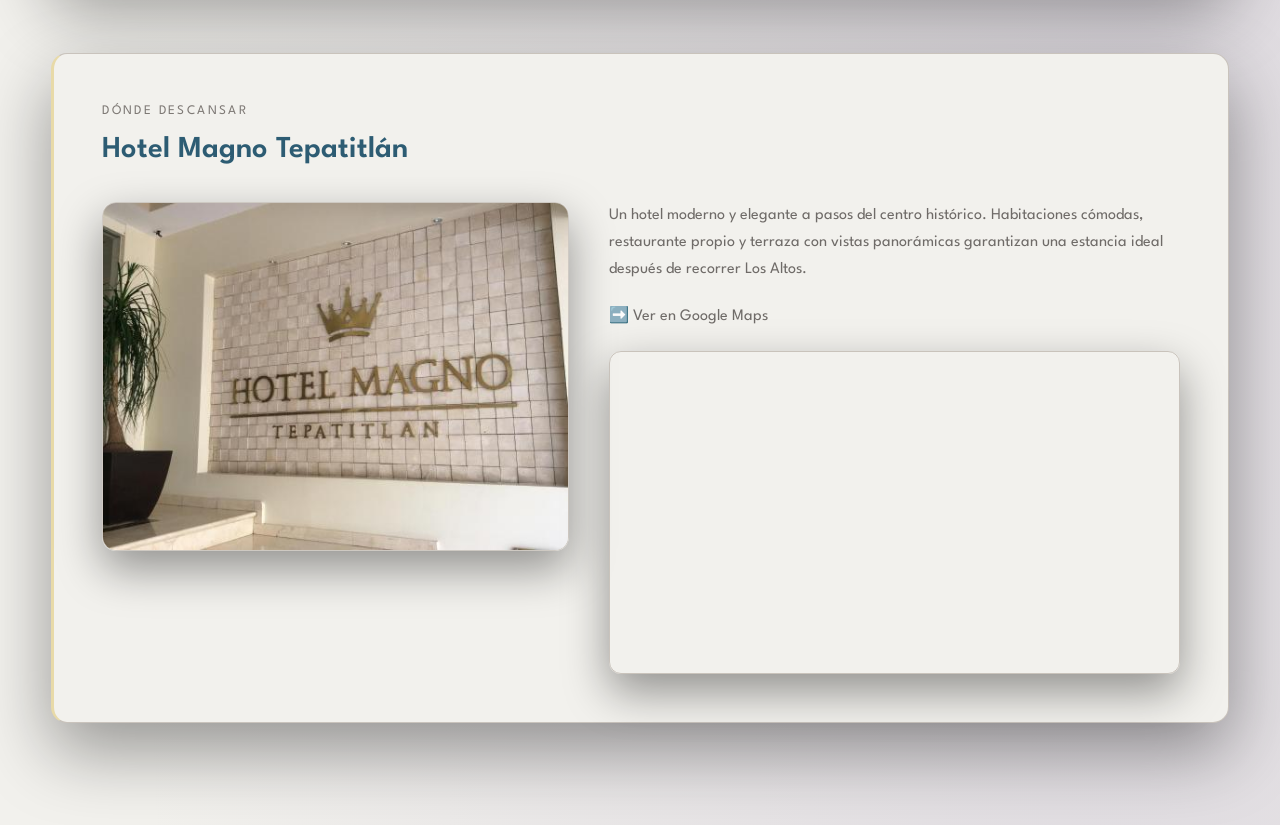
<file: municipios/tepatitlan-de-morelos.html>
<!doctype html>
<html lang="es-MX">
  <head>
    <meta charset="utf-8" />
    <meta name="viewport" content="width=device-width, initial-scale=1" />
    <title>Tepatitlán de Morelos — Donde la vida es un primor | JalisGO!</title>
    <meta
      name="description"
      content="Tepatitlán de Morelos: tradición, historia y modernidad en el corazón de Los Altos de Jalisco. Descubre sus templos, plazas, museos y hospedaje."
    />
    <link rel="stylesheet" href="../assets/css/styles.css" />
  </head>
  <body class="municipality-page">
    <header class="map-header">
      <a href="../mapa.html" class="back-link">← Regresar al mapa</a>
      <img
        class="map-logo"
        src="../assets/images/pagina_principal/JalisGO!.png"
        alt="JalisGO!"
      />
    </header>

    <main class="municipality-main">
      <article class="municipality-hero">
        <div class="municipality-hero__content">
          <p class="municipality-kicker">Tepatitlán de Morelos</p>
          <h1 class="municipality-title">“Donde la vida es un primor”</h1>
          <p class="municipality-lede">
            Tepatitlán de Morelos, cariñosamente llamado Tepa, es una joya alteña que combina tradición, historia y modernidad. Su gente cálida y trabajadora,
            la devoción religiosa y la riqueza cultural se reflejan en sus fiestas de abril, su arquitectura colonial y su gastronomía típica. En cada rincón se
            vive la esencia de Los Altos de Jalisco.
          </p>
          <a
            class="municipality-map-link"
            href="https://www.google.com/maps/place/Tepatitl%C3%A1n+de+Morelos,+Jal."
            target="_blank"
            rel="noopener noreferrer"
          >
            <span aria-hidden="true">➡️</span>
            <span>Ver en Google Maps</span>
          </a>
          <div class="municipality-map-embed">
            <iframe
              src="https://www.google.com/maps/embed?pb=!1m18!1m12!1m3!1d59670.76504730621!2d-102.806674030893!3d20.81462602986871!2m3!1f0!2f0!3f0!3m2!1i1024!2i768!4f13.1!3m3!1m2!1s0x842927d6cd6fb1eb%3A0xc09f3194b644c3d7!2sTepatitl%C3%A1n%20de%20Morelos%2C%20Jal.!5e0!3m2!1ses!2smx!4v1762315744593!5m2!1ses!2smx"
              allowfullscreen
              loading="lazy"
              referrerpolicy="no-referrer-when-downgrade"
            ></iframe>
          </div>
        </div>
        <figure class="municipality-hero__media">
          <img
            src="../assets/images/municipios/TepatitlánDeMorelos/tepaprincipal.jpg"
            alt="Vista del centro histórico de Tepatitlán de Morelos"
            loading="lazy"
          />
        </figure>
      </article>

      <section class="municipality-section">
        <header class="municipality-section__header">
          <p class="municipality-section__eyebrow">Lugares para Descubrir</p>
          <h2 class="municipality-section__title">Corazón de Tepatitlán</h2>
        </header>

        <div class="municipality-card">
          <figure class="municipality-card__media">
            <img
              src="../assets/images/municipios/TepatitlánDeMorelos/santuario.jpg"
              alt="Santuario del Señor de la Misericordia"
              loading="lazy"
            />
          </figure>
          <div class="municipality-card__body">
            <h3 class="municipality-card__title">Santuario del Señor de la Misericordia</h3>
            <p>
              Ubicado en el corazón de Tepatitlán, este majestuoso templo neoclásico es símbolo de fe y punto obligado para peregrinos y visitantes. Su cúpula,
              vitrales y devoción lo convierten en un ícono de la región.
            </p>
            <a
              class="municipality-map-link"
              href="https://www.google.com/maps/place/Santuario+del+Se%C3%B1or+de+la+Misericordia/"
              target="_blank"
              rel="noopener noreferrer"
            >
              <span aria-hidden="true">➡️</span>
              <span>Ver en Google Maps</span>
            </a>
            <div class="municipality-map-embed">
              <iframe
                src="https://www.google.com/maps/embed?pb=!1m18!1m12!1m3!1d3729.47651146335!2d-102.75819377879637!3d20.81245591755346!2m3!1f0!2f0!3f0!3m2!1i1024!2i768!4f13.1!3m3!1m2!1s0x8429262d25ccdae1%3A0xf234cf2277b9b235!2sSantuario%20del%20Se%C3%B1or%20de%20la%20Misericordia!5e0!3m2!1ses!2smx!4v1762313736481!5m2!1ses!2smx"
                allowfullscreen
                loading="lazy"
                referrerpolicy="no-referrer-when-downgrade"
              ></iframe>
            </div>
          </div>
        </div>

        <div class="municipality-card">
          <figure class="municipality-card__media">
            <img
              src="../assets/images/municipios/TepatitlánDeMorelos/sanfrancisco.jpg"
              alt="Parroquia de San Francisco de Asís en Tepatitlán"
              loading="lazy"
            />
          </figure>
          <div class="municipality-card__body">
            <h3 class="municipality-card__title">Parroquia de San Francisco de Asís</h3>
            <p>
              Templo emblemático cuya construcción inició en 1742. Sus torres gemelas alcanzan 63 metros y resguardan murales religiosos y un altar de mármol de
              Carrara. Es el corazón espiritual y arquitectónico de la ciudad.
            </p>
            <a
              class="municipality-map-link"
              href="https://www.google.com/maps/place/Parroquia+de+San+Francisco+de+As%C3%ADs/"
              target="_blank"
              rel="noopener noreferrer"
            >
              <span aria-hidden="true">➡️</span>
              <span>Ver en Google Maps</span>
            </a>
            <div class="municipality-map-embed">
              <iframe
                src="https://www.google.com/maps/embed?pb=!1m18!1m12!1m3!1d3729.391822623594!2d-102.7588928!3d20.815878499999997!2m3!1f0!2f0!3f0!3m2!1i1024!2i768!4f13.1!3m3!1m2!1s0x842927cd09edc3e7%3A0x15c8b3ecd638365f!2sParroquia%20de%20San%20Francisco%20de%20As%C3%ADs!5e0!3m2!1ses!2smx!4v1762313911817!5m2!1ses!2smx"
                allowfullscreen
                loading="lazy"
                referrerpolicy="no-referrer-when-downgrade"
              ></iframe>
            </div>
          </div>
        </div>

        <div class="municipality-card">
          <figure class="municipality-card__media">
            <img
              src="../assets/images/municipios/TepatitlánDeMorelos/santuario-de-la-virgen.jpg"
              alt="Santuario de Nuestra Señora de Guadalupe en Tepatitlán"
              loading="lazy"
            />
          </figure>
          <div class="municipality-card__body">
            <h3 class="municipality-card__title">Santuario de Nuestra Señora de Guadalupe</h3>
            <p>
              Con fachada neogótica y vitrales marianos, es uno de los templos más visitados cada 12 de diciembre. Su construcción inició a finales del siglo XIX
              y culminó en las primeras décadas del siglo XX.
            </p>
            <a
              class="municipality-map-link"
              href="https://www.google.com/maps/place/Santuario+de+la+V%C3%ADrgen+de+Guadalupe/"
              target="_blank"
              rel="noopener noreferrer"
            >
              <span aria-hidden="true">➡️</span>
              <span>Ver en Google Maps</span>
            </a>
            <div class="municipality-map-embed">
              <iframe
                src="https://www.google.com/maps/embed?pb=!1m18!1m12!1m3!1d3729.4207896046314!2d-102.7608927!3d20.8147079!2m3!1f0!2f0!3f0!3m2!1i1024!2i768!4f13.1!3m3!1m2!1s0x842927d2bf044b5b%3A0x205b158fc1bc2168!2sSantuario%20de%20la%20V%C3%ADrgen%20de%20Guadalupe!5e0!3m2!1ses!2smx!4v1762313899223!5m2!1ses!2smx"
                allowfullscreen
                loading="lazy"
                referrerpolicy="no-referrer-when-downgrade"
              ></iframe>
            </div>
          </div>
        </div>

        <div class="municipality-card">
          <figure class="municipality-card__media">
            <img
              src="../assets/images/municipios/TepatitlánDeMorelos/Plaza%20de%20Armas%20Tepatitlán%20de%20Morelos.jpg"
              alt="Plaza de Armas de Tepatitlán de Morelos"
              loading="lazy"
            />
          </figure>
          <div class="municipality-card__body">
            <h3 class="municipality-card__title">Plaza de Armas (Jardín Principal)</h3>
            <p>
              Punto de encuentro con kiosco de hierro forjado, portales y cafés. Desde el siglo XIX ha sido escenario de celebraciones religiosas, actos cívicos y
              la convivencia cotidiana de las familias tepatitlenses.
            </p>
            <a
              class="municipality-map-link"
              href="https://www.google.com/maps/place/Plaza+de+Armas+Tepatitl%C3%A1n+de+Morelos/"
              target="_blank"
              rel="noopener noreferrer"
            >
              <span aria-hidden="true">➡️</span>
              <span>Ver en Google Maps</span>
            </a>
            <div class="municipality-map-embed">
              <iframe
                src="https://www.google.com/maps/embed?pb=!1m18!1m12!1m3!1d3729.4078504202935!2d-102.7588395!3d20.8152308!2m3!1f0!2f0!3f0!3m2!1i1024!2i768!4f13.1!3m3!1m2!1s0x8429262d4fba0767%3A0x720bd578cfe24437!2sPlaza%20de%20Armas%20Tepatitl%C3%A1n%20de%20Morelos!5e0!3m2!1ses!2smx!4v1762313966702!5m2!1ses!2smx"
                allowfullscreen
                loading="lazy"
                referrerpolicy="no-referrer-when-downgrade"
              ></iframe>
            </div>
          </div>
        </div>

        <div class="municipality-card">
          <figure class="municipality-card__media">
            <img
              src="../assets/images/municipios/TepatitlánDeMorelos/halluntamiento.jpg"
              alt="Palacio Municipal de Tepatitlán de Morelos"
              loading="lazy"
            />
          </figure>
          <div class="municipality-card__body">
            <h3 class="municipality-card__title">Palacio Municipal</h3>
            <p>
              Edificio neoclásico levantado en 1880 con balcones de hierro y murales que narran la historia alteña. Se ubica a un costado de la plaza y conserva el
              legado porfiriano de la ciudad.
            </p>
            <a
              class="municipality-map-link"
              href="https://www.google.com/maps/place/H.+Ayuntamiento+de+Tepatitl%C3%A1n+de+Morelos/"
              target="_blank"
              rel="noopener noreferrer"
            >
              <span aria-hidden="true">➡️</span>
              <span>Ver en Google Maps</span>
            </a>
            <div class="municipality-map-embed">
              <iframe
                src="https://www.google.com/maps/embed?pb=!1m18!1m12!1m3!1d3729.4127450268375!2d-102.75833879999999!3d20.815033!2m3!1f0!2f0!3f0!3m2!1i1024!2i768!4f13.1!3m3!1m2!1s0x8429262d3ad801d3%3A0x68aab4b1c58b588e!2sH.%20Ayuntamiento%20de%20Tepatitl%C3%A1n%20de%20Morelos!5e0!3m2!1ses!2smx!4v1762314035117!5m2!1ses!2smx"
                allowfullscreen
                loading="lazy"
                referrerpolicy="no-referrer-when-downgrade"
              ></iframe>
            </div>
          </div>
        </div>

        <div class="municipality-card">
          <figure class="municipality-card__media">
            <img
              src="../assets/images/municipios/TepatitlánDeMorelos/museo.jpg"
              alt="Museo Municipal de Tepatitlán"
              loading="lazy"
            />
          </figure>
          <div class="municipality-card__body">
            <h3 class="municipality-card__title">Museo Municipal de Tepatitlán</h3>
            <p>
              Ubicado en el antiguo Hospital Hidalgo, resguarda piezas arqueológicas, documentos y exposiciones que narran la evolución del municipio desde su
              fundación hasta la actualidad. Imperdible para conocer la identidad alteña.
            </p>
            <a
              class="municipality-map-link"
              href="https://www.google.com/maps/place/Museo+Municipal+de+Tepatitl%C3%A1n/"
              target="_blank"
              rel="noopener noreferrer"
            >
              <span aria-hidden="true">➡️</span>
              <span>Ver en Google Maps</span>
            </a>
            <div class="municipality-map-embed">
              <iframe
                src="https://www.google.com/maps/embed?pb=!1m18!1m12!1m3!1d3729.482749367703!2d-102.7582723!3d20.812203800000002!2m3!1f0!2f0!3f0!3m2!1i1024!2i768!4f13.1!3m3!1m2!1s0x8429262cc3c0e4fb%3A0xa94c461e1ac6591f!2sMuseo%20Municipal%20de%20Tepatitl%C3%A1n!5e0!3m2!1ses!2smx!4v1762314116427!5m2!1ses!2smx"
                allowfullscreen
                loading="lazy"
                referrerpolicy="no-referrer-when-downgrade"
              ></iframe>
            </div>
          </div>
        </div>
      </section>

      <section class="municipality-section">
        <header class="municipality-section__header">
          <p class="municipality-section__eyebrow">Dónde Descansar</p>
          <h2 class="municipality-section__title">Hotel Magno Tepatitlán</h2>
        </header>
        <div class="municipality-card">
          <figure class="municipality-card__media">
            <img
              src="../assets/images/municipios/TepatitlánDeMorelos/hotelmagno.jpg"
              alt="Fachada del Hotel Magno Tepatitlán"
              loading="lazy"
            />
          </figure>
          <div class="municipality-card__body">
            <p>
              Un hotel moderno y elegante a pasos del centro histórico. Habitaciones cómodas, restaurante propio y terraza con vistas panorámicas garantizan una
              estancia ideal después de recorrer Los Altos.
            </p>
            <a
              class="municipality-map-link"
              href="https://www.google.com/maps/place/Hotel+Magno+Tepatitl%C3%A1n/"
              target="_blank"
              rel="noopener noreferrer"
            >
              <span aria-hidden="true">➡️</span>
              <span>Ver en Google Maps</span>
            </a>
            <div class="municipality-map-embed">
              <iframe
                src="https://www.google.com/maps/embed?pb=!1m18!1m12!1m3!1d3729.4329000240673!2d-102.76023112474923!3d20.81421848078195!2m3!1f0!2f0!3f0!3m2!1i1024!2i768!4f13.1!3m3!1m2!1s0x8429262d17ba4fd5%3A0xc1cfaf71ddeaf3c0!2sHotel%20Magno%20Tepatitl%C3%A1n!5e0!3m2!1ses!2smx!4v1762314241985!5m2!1ses!2smx"
                allowfullscreen
                loading="lazy"
                referrerpolicy="no-referrer-when-downgrade"
              ></iframe>
            </div>
          </div>
        </div>
      </section>
    </main>
  </body>
</html>
</file>
<file: assets/css/styles.css>
@import url('https://fonts.googleapis.com/css2?family=League+Spartan:wght@700;800&display=swap');

:root {
  /* Paleta nueva (Pantone) */
  --cloud-dancer: #f2f1ed; /* 11-4201 */
  --veiled-vista: #cfe3d3; /* 12-6000 */
  --baltic-sea: #78b2d6;   /* 14-4320 */
  --golden-mist: #e4d18a;  /* 13-0624 */
  --quiet-violet: #8b7aa8; /* 16-3610 */
  --cloud-cover: #b8b0a7;  /* 16-1523 */
  --hematite: #5f5c5a;     /* 17-5800 */
  --blue-fusion: #2d5c73;  /* 18-4218 */

  --blue-fusion-rgb: 45 92 115;
  --hematite-rgb: 95 92 90;
  --golden-mist-rgb: 228 209 138;
  --veiled-vista-rgb: 207 227 211;
  --baltic-sea-rgb: 120 178 214;
  --quiet-violet-rgb: 139 122 168;

  --display-font: 'League Spartan', 'Poppins', sans-serif;

  /* Alias de colores usados en el resto del sitio */
  --membrillo: var(--cloud-cover);
  --elote: var(--cloud-dancer);
  --galaxia: var(--blue-fusion);
  --durango: var(--golden-mist);
  --maple: var(--veiled-vista);
  --naranjosa: var(--quiet-violet);
  --altos-norte: var(--baltic-sea);
  --altos-sur: var(--quiet-violet);

  /* Colores de regiones tomados del mapa interactivo */
  --region-norte: #3465a4;
  --region-altos-norte: #f57900;
  --region-altos-sur: #ad7fa8;
  --region-cienega: #cd853f;
  --region-sureste: #ff5555;
  --region-sur: #edd400;
  --region-sierra-amula: #ec83be;
  --region-costa-sur: #806682;
  --region-costa-sierra-occidental: #729fcf;
  --region-valles: #4e9a06;
  --region-lagunas: #fcaf3e;
  --region-centro: #888a85;
}

* {
  margin: 0;
  padding: 0;
  box-sizing: border-box;
}

body {
  font-family: var(--display-font);
  min-height: 100vh;
  line-height: 1.5;
  color: var(--hematite);
  background-color: var(--cloud-dancer);
}

.landing-page {
  background:
    radial-gradient(120% 120% at 12% 8%, rgb(var(--veiled-vista-rgb) / 0.55) 0%, transparent 55%),
    radial-gradient(140% 140% at 92% 6%, rgb(var(--baltic-sea-rgb) / 0.35) 0%, transparent 62%),
    radial-gradient(160% 160% at 88% 88%, rgb(var(--quiet-violet-rgb) / 0.28) 0%, transparent 60%),
    radial-gradient(120% 120% at 18% 85%, rgb(var(--golden-mist-rgb) / 0.35) 0%, transparent 58%),
    var(--cloud-dancer);
  overflow: hidden;
}

a {
  color: inherit;
  text-decoration: none;
}

a:focus-visible {
  outline: 2px solid color-mix(in srgb, var(--blue-fusion) 70%, transparent);
  outline-offset: 4px;
}

.map-page {
  color: var(--hematite);
  background:
    linear-gradient(135deg, rgb(var(--cloud-dancer-rgb, 242 241 237) / 1), rgb(var(--cloud-dancer-rgb, 242 241 237) / 1)),
    radial-gradient(120% 120% at 85% 12%, rgb(var(--baltic-sea-rgb) / 0.18) 0%, transparent 55%),
    radial-gradient(120% 120% at 10% 15%, rgb(var(--veiled-vista-rgb) / 0.28) 0%, transparent 60%),
    radial-gradient(120% 120% at 15% 90%, rgb(var(--golden-mist-rgb) / 0.22) 0%, transparent 60%),
    var(--cloud-dancer);
  overflow-x: hidden;
  display: flex;
  flex-direction: column;
}

.map-header {
  width: min(1200px, 100% - clamp(48px, 10vw, 112px));
  margin: clamp(24px, 5vw, 48px) auto clamp(16px, 4vw, 32px);
  display: flex;
  justify-content: space-between;
  align-items: center;
  gap: clamp(12px, 3vw, 24px);
  z-index: 1;
}

.back-link {
  display: inline-flex;
  align-items: center;
  gap: 0.4rem;
  padding: 0.45rem 1.4rem;
  border-radius: 14px;
  border: 1px solid color-mix(in srgb, var(--cloud-cover) 75%, transparent);
  background: var(--cloud-dancer);
  font-weight: 600;
  letter-spacing: 0.4px;
  transition: transform 0.2s ease, background 0.2s ease, border 0.2s ease;
}

.back-link:hover {
  transform: translateY(-2px);
  background: color-mix(in srgb, var(--veiled-vista) 75%, transparent);
  border-color: color-mix(in srgb, var(--quiet-violet) 55%, transparent);
}

.map-logo {
  width: min(220px, 28vw);
  height: auto;
  filter: drop-shadow(0 6px 10px rgba(0, 0, 0, 0.4));
}

.map-main {
  flex: 1;
  display: flex;
  justify-content: center;
  padding: clamp(24px, 6vw, 60px) clamp(16px, 5vw, 64px) clamp(40px, 8vw, 96px);
}

.map-shell {
  width: min(1280px, 100%);
  background: var(--cloud-dancer);
  border: 1px solid color-mix(in srgb, var(--cloud-cover) 75%, transparent);
  border-radius: 18px;
  border-top: 4px solid color-mix(in srgb, var(--golden-mist) 70%, transparent);
  border-left: 4px solid color-mix(in srgb, var(--baltic-sea) 65%, transparent);
  box-shadow: 0 45px 95px rgba(0, 0, 0, 0.38);
  display: grid;
  grid-template-columns: minmax(260px, 360px) minmax(560px, 780px);
  grid-template-areas:
    "head head"
    "list map";
  gap: clamp(24px, 5vw, 72px);
  padding: clamp(28px, 6vw, 64px);
  position: relative;
  z-index: 1;
  align-items: start;
}

.map-head {
  grid-area: head;
  display: flex;
  flex-direction: column;
  align-items: center;
  gap: 0.6rem;
  text-align: center;
}

.region-info {
  grid-area: list;
  display: flex;
  flex-direction: column;
  gap: clamp(18px, 3.5vh, 28px);
}

.map-title {
  font-size: clamp(1.8rem, 3vw, 2.4rem);
  font-weight: 600;
  letter-spacing: 0.8px;
  color: var(--blue-fusion);
}

.map-intro {
  font-weight: 300;
  color: color-mix(in srgb, var(--hematite) 82%, var(--cloud-cover) 18%);
  max-width: 62ch;
}

.region-accordion-list {
  display: flex;
  flex-direction: column;
  gap: 0.85rem;
}

.region-accordion {
  --region-accent: var(--baltic-sea);
  border-radius: 12px;
  border: 1px solid color-mix(in srgb, var(--region-accent) 35%, var(--cloud-cover) 65%);
  background: color-mix(in srgb, var(--region-accent) 8%, var(--cloud-dancer) 92%);
  box-shadow: 0 12px 24px rgba(95, 92, 90, 0.1);
  overflow: hidden;
}

.region-accordion[open] {
  background: color-mix(in srgb, var(--region-accent) 12%, var(--cloud-dancer) 88%);
  box-shadow: 0 18px 32px rgba(95, 92, 90, 0.14);
}

.region-accordion__summary {
  list-style: none;
  display: flex;
  align-items: center;
  justify-content: space-between;
  gap: 1rem;
  padding: 0.9rem 1.1rem;
  cursor: pointer;
  font-weight: 600;
  color: var(--blue-fusion);
}

.region-accordion__summary::-webkit-details-marker {
  display: none;
}

.region-accordion__heading {
  display: inline-flex;
  align-items: center;
  gap: 0.7rem;
}

.region-accordion__badge {
  width: 2.1rem;
  height: 0.45rem;
  border-radius: 999px;
  background: var(--region-accent);
  box-shadow: 0 6px 12px color-mix(in srgb, var(--region-accent) 35%, transparent);
}

.region-accordion__chevron {
  width: 0.75rem;
  height: 0.75rem;
  border-right: 2px solid var(--blue-fusion);
  border-bottom: 2px solid var(--blue-fusion);
  transform: rotate(45deg);
  transition: transform 0.2s ease;
}

.region-accordion[open] .region-accordion__chevron {
  transform: rotate(225deg);
}

.region-accordion__list {
  list-style: none;
  display: grid;
  gap: 0.4rem;
  padding: 0 1.2rem 1rem;
  color: color-mix(in srgb, var(--hematite) 86%, var(--cloud-cover) 14%);
  font-weight: 400;
}

.region-accordion__link {
  color: var(--blue-fusion);
  font-weight: 600;
  text-decoration: none;
}

.region-accordion__link:hover {
  color: color-mix(in srgb, var(--blue-fusion) 70%, var(--quiet-violet) 30%);
}

.region-accordion--norte { --region-accent: var(--region-norte); }
.region-accordion--altos-norte { --region-accent: var(--region-altos-norte); }
.region-accordion--altos-sur { --region-accent: var(--region-altos-sur); }
.region-accordion--cienega { --region-accent: var(--region-cienega); }
.region-accordion--sureste { --region-accent: var(--region-sureste); }
.region-accordion--sur { --region-accent: var(--region-sur); }
.region-accordion--sierra-amula { --region-accent: var(--region-sierra-amula); }
.region-accordion--costa-sur { --region-accent: var(--region-costa-sur); }
.region-accordion--costa-sierra-occidental { --region-accent: var(--region-costa-sierra-occidental); }
.region-accordion--valles { --region-accent: var(--region-valles); }
.region-accordion--lagunas { --region-accent: var(--region-lagunas); }
.region-accordion--centro { --region-accent: var(--region-centro); }

.region-block {
  background: color-mix(in srgb, var(--veiled-vista) 75%, var(--cloud-dancer) 25%);
  border-radius: 12px;
  border: 1px solid color-mix(in srgb, var(--cloud-cover) 70%, transparent);
  border-top: 3px solid color-mix(in srgb, var(--baltic-sea) 55%, transparent);
  padding: clamp(16px, 3vw, 24px);
  box-shadow: inset 0 0 0 1px color-mix(in srgb, var(--veiled-vista) 60%, transparent);
  display: flex;
  flex-direction: column;
  gap: clamp(12px, 2.2vh, 18px);
}

.region-block--norte {
  border-color: color-mix(in srgb, var(--altos-norte) 55%, transparent);
  box-shadow: inset 0 0 0 1px rgb(var(--baltic-sea-rgb) / 0.35);
  border-top-color: color-mix(in srgb, var(--baltic-sea) 75%, transparent);
  background:
    linear-gradient(145deg, rgb(var(--baltic-sea-rgb) / 0.14), rgb(var(--veiled-vista-rgb) / 0.6));
}

.region-block--sur {
  border-color: color-mix(in srgb, var(--altos-sur) 55%, transparent);
  box-shadow: inset 0 0 0 1px rgb(var(--quiet-violet-rgb) / 0.35);
  border-top-color: color-mix(in srgb, var(--quiet-violet) 75%, transparent);
  background:
    linear-gradient(145deg, rgb(var(--quiet-violet-rgb) / 0.14), rgb(var(--veiled-vista-rgb) / 0.6));
}

.region-heading {
  font-size: clamp(1.1rem, 2.1vw, 1.35rem);
  font-weight: 600;
  display: flex;
  align-items: center;
  gap: 0.6rem;
  color: var(--blue-fusion);
}

.region-swatch {
  width: 2.25rem;
  height: 0.55rem;
  border-radius: 999px;
  box-shadow: 0 2px 6px rgba(0, 0, 0, 0.35);
}

.region-swatch--norte {
  background: var(--altos-norte);
}

.region-swatch--sur {
  background: var(--altos-sur);
}

.municipality-list {
  list-style: none;
  padding: 0;
  margin: 0;
  display: grid;
  gap: 0.45rem;
  font-weight: 400;
}

.municipality-list li {
  display: flex;
  justify-content: space-between;
  gap: 1rem;
  color: color-mix(in srgb, var(--hematite) 85%, var(--cloud-cover) 15%);
}

.municipality-list li span:last-child {
  font-variant-numeric: tabular-nums;
  color: var(--durango);
}

.region-block--norte .municipality-list li span:last-child {
  color: var(--altos-norte);
}

.region-block--sur .municipality-list li span:last-child {
  color: var(--altos-sur);
}

.map-figure {
  grid-area: map;
  align-self: start;
  background: color-mix(in srgb, var(--cloud-dancer) 85%, var(--veiled-vista) 15%);
  border-radius: 14px;
  border: 1px solid color-mix(in srgb, var(--cloud-cover) 70%, transparent);
  border-bottom: 3px solid color-mix(in srgb, var(--quiet-violet) 55%, transparent);
  padding: clamp(20px, 3.5vw, 32px);
  box-shadow: inset 0 0 0 1px rgba(255, 255, 255, 0.05);
  display: flex;
  flex-direction: column;
  gap: clamp(12px, 2vh, 18px);
  width: 100%;
  max-width: 780px;
  margin-inline: auto;
}

.svg-map {
  width: 100%;
  max-width: 720px;
  margin-inline: auto;
}

.svg-map svg,
.svg-map img {
  display: block;
  width: 100%;
  height: auto;
}

/* Tooltip for inline SVG municipalities */
.map-tooltip {
  position: fixed;
  pointer-events: none;
  z-index: 1200;
  left: 0;
  top: 0;
  transform: translate3d(0,0,0);
  transition: opacity 160ms ease, transform 160ms ease;
  opacity: 0;
}
.map-tooltip.visible { opacity: 1; }
.map-tooltip__card {
  display: flex;
  gap: 0.6rem;
  align-items: center;
  background: linear-gradient(180deg, rgba(255,255,255,0.98), #fff);
  border: 1px solid rgba(0,0,0,0.08);
  padding: 0.45rem 0.6rem;
  border-radius: 6px;
  box-shadow: 0 6px 20px rgba(2,6,23,0.16);
}
.map-tooltip__shield { width: 48px; height: 48px; object-fit: cover; border-radius: 6px; border: 1px solid rgba(0,0,0,0.06); }
.map-tooltip__text { font-size: 0.9rem; color: #111; }
.map-tooltip__code { font-size: 0.8rem; color: rgba(34, 34, 34, 0.7); }

/* Visual highlight when municipality is focusable/hoverable */
.svg-map [role="button"], .svg-map [tabindex] {
  transition: filter 140ms ease, opacity 140ms ease, transform 160ms ease;
  transform-origin: center;
  transform-box: fill-box;
}
.svg-map [role="button"]:hover,
.svg-map [role="button"]:focus {
  filter: drop-shadow(0 6px 14px rgba(0,0,0,0.18)) saturate(1.15);
  opacity: 0.95;
  transform: scale(1.08);
}

.map-figure img {
  border-radius: 10px;
  box-shadow: 0 25px 65px rgba(0, 0, 0, 0.45);
}

.map-note {
  font-size: 0.9rem;
  font-weight: 300;
  color: color-mix(in srgb, var(--hematite) 65%, var(--cloud-cover) 35%);
}

.municipality-page {
  color: var(--hematite);
  background:
    radial-gradient(130% 130% at 8% 10%, rgb(var(--veiled-vista-rgb) / 0.35) 0%, transparent 58%),
    radial-gradient(130% 130% at 88% 12%, rgb(var(--baltic-sea-rgb) / 0.18) 0%, transparent 55%),
    radial-gradient(130% 130% at 88% 85%, rgb(var(--quiet-violet-rgb) / 0.2) 0%, transparent 60%),
    var(--cloud-dancer);
  min-height: 100vh;
  display: flex;
  flex-direction: column;
}

.municipality-main {
  width: min(1200px, 100% - clamp(48px, 8vw, 128px));
  margin: 0 auto clamp(56px, 8vw, 112px);
  display: flex;
  flex-direction: column;
  gap: clamp(40px, 6vw, 72px);
  z-index: 1;
}

.municipality-hero {
  background: var(--cloud-dancer);
  border: 1px solid color-mix(in srgb, var(--cloud-cover) 75%, transparent);
  border-radius: 18px;
  border-top: 4px solid color-mix(in srgb, var(--baltic-sea) 65%, transparent);
  box-shadow: 0 38px 80px rgba(0, 0, 0, 0.42);
  display: grid;
  grid-template-columns: minmax(280px, 1.1fr) minmax(240px, 0.9fr);
  gap: clamp(28px, 4vw, 48px);
  padding: clamp(32px, 6vw, 56px);
  align-items: center;
}

.municipality-hero__content {
  display: flex;
  flex-direction: column;
  gap: clamp(16px, 3vw, 24px);
}

.municipality-kicker {
  text-transform: uppercase;
  letter-spacing: 3px;
  font-size: 0.85rem;
  color: color-mix(in srgb, var(--hematite) 70%, var(--cloud-cover) 30%);
}

.municipality-title {
  font-size: clamp(2.1rem, 4vw, 2.8rem);
  font-weight: 600;
  color: var(--blue-fusion);
}

.municipality-lede {
  font-weight: 300;
  color: color-mix(in srgb, var(--hematite) 82%, var(--cloud-cover) 18%);
  line-height: 1.65;
}

.municipality-map-embed {
  position: relative;
  padding-bottom: 56.25%;
  border-radius: 12px;
  overflow: hidden;
  box-shadow: 0 18px 45px rgba(0, 0, 0, 0.4);
  border: 1px solid color-mix(in srgb, var(--cloud-cover) 70%, transparent);
}

.municipality-map-embed iframe {
  position: absolute;
  inset: 0;
  width: 100%;
  height: 100%;
  border: 0;
}

.municipality-hero__media img {
  display: block;
  width: 100%;
  height: 100%;
  object-fit: cover;
  border-radius: 14px;
  box-shadow: 0 28px 60px rgba(0, 0, 0, 0.45);
  border: 1px solid color-mix(in srgb, var(--cloud-cover) 65%, transparent);
}

.municipality-section {
  background: var(--cloud-dancer);
  border: 1px solid color-mix(in srgb, var(--cloud-cover) 70%, transparent);
  border-radius: 16px;
  border-left: 3px solid color-mix(in srgb, var(--golden-mist) 70%, transparent);
  padding: clamp(28px, 5vw, 48px);
  box-shadow: 0 28px 70px rgba(0, 0, 0, 0.38);
  display: flex;
  flex-direction: column;
  gap: clamp(18px, 3vw, 28px);
}

.municipality-section__header {
  display: flex;
  flex-direction: column;
  gap: 0.4rem;
}

.municipality-section__eyebrow {
  text-transform: uppercase;
  letter-spacing: 2.4px;
  font-size: 0.82rem;
  color: color-mix(in srgb, var(--hematite) 65%, var(--cloud-cover) 35%);
}

.municipality-section__title {
  font-size: clamp(1.4rem, 3vw, 1.9rem);
  font-weight: 600;
  color: var(--blue-fusion);
}

.municipality-card {
  display: grid;
  grid-template-columns: minmax(220px, 0.9fr) minmax(280px, 1.1fr);
  gap: clamp(24px, 4vw, 40px);
  align-items: start;
}

.municipality-card__media img {
  display: block;
  width: 100%;
  border-radius: 14px;
  box-shadow: 0 18px 45px rgba(0, 0, 0, 0.4);
  border: 1px solid color-mix(in srgb, var(--cloud-cover) 60%, transparent);
}

.municipality-card__body {
  display: flex;
  flex-direction: column;
  gap: clamp(14px, 3vw, 20px);
  color: color-mix(in srgb, var(--hematite) 82%, var(--cloud-cover) 18%);
  line-height: 1.7;
}

.municipality-card__title {
  font-size: clamp(1.1rem, 2.4vw, 1.45rem);
  font-weight: 600;
  color: var(--blue-fusion);
}

@media (max-width: 1080px) {
  .map-header {
    width: min(1080px, 100% - clamp(32px, 8vw, 72px));
  }

  .map-shell {
    grid-template-columns: 1fr;
    row-gap: clamp(32px, 6vw, 48px);
  }

  .map-figure {
    align-self: stretch;
  }

  .map-figure img {
    margin-inline: auto;
  }

  .municipality-hero {
    grid-template-columns: 1fr;
  }

  .municipality-card {
    grid-template-columns: 1fr;
  }
}

@media (max-width: 720px) {
  .map-header {
    flex-direction: column-reverse;
    align-items: flex-start;
  }

  .back-link {
    padding: 0.5rem 1.1rem;
  }

  .map-logo {
    width: min(200px, 60vw);
  }

  .map-shell {
    padding: clamp(20px, 8vw, 36px);
  }

  .region-block {
    gap: 12px;
  }

  .municipality-list {
    gap: 0.35rem;
  }

  .municipality-main {
    width: min(1080px, 100% - clamp(32px, 8vw, 72px));
  }

  .municipality-section {
    padding: clamp(20px, 7vw, 32px);
  }
}

.sr-only {
  position: absolute !important;
  width: 1px;
  height: 1px;
  padding: 0;
  margin: -1px;
  overflow: hidden;
  clip: rect(0, 0, 0, 0);
  white-space: nowrap;
  border-width: 0;
}

.hero {
  display: flex;
  flex-direction: column;
  align-items: center;
  justify-content: center;
  min-height: 100vh;
  padding: 2rem;
  text-align: center;
  position: relative;
}

.logo-container {
  position: relative;
  display: flex;
  flex-direction: column;
  align-items: center;
  justify-content: space-between;
  padding: 4rem 5rem 3rem 5rem;
  border: 2px solid color-mix(in srgb, var(--cloud-cover) 65%, var(--baltic-sea) 35%);
  border-radius: 14px;
  background: color-mix(in srgb, var(--cloud-dancer) 88%, var(--veiled-vista) 12%);
  box-shadow: 0 18px 45px rgba(95, 92, 90, 0.22);
  width: 85%;
  max-width: 800px;
  min-height: 500px;
}

.logo {
  max-width: 450px;
  width: 90%;
  height: auto;
  margin-bottom: 0.6rem;
  filter: drop-shadow(0 6px 12px rgba(0, 0, 0, 0.4));
  display: block;
  /* Centrar perfectamente */
  margin-left: auto;
  margin-right: auto;
}

.enter-cta {
  display: inline-flex;
  align-items: baseline;
  gap: 0;
  padding: 0.7rem 2.6rem;
  border-radius: 14px;
  border: 1px solid color-mix(in srgb, var(--baltic-sea) 60%, transparent);
  background: linear-gradient(135deg, rgb(var(--blue-fusion-rgb) / 0.9), rgb(var(--quiet-violet-rgb) / 0.85));
  color: var(--cloud-dancer);
  font-size: clamp(1.2rem, 2.4vw, 1.6rem);
  font-family: var(--display-font);
  font-weight: 800;
  letter-spacing: 0.5px;
  box-shadow: 0 14px 30px rgb(var(--hematite-rgb) / 0.35);
  transition: transform 0.2s ease, box-shadow 0.2s ease, border 0.2s ease;
}

.enter-cta__accent {
  color: var(--golden-mist);
}

.enter-cta:hover {
  transform: translateY(-2px);
  box-shadow: 0 18px 40px rgb(var(--hematite-rgb) / 0.45);
  border-color: color-mix(in srgb, var(--golden-mist) 55%, transparent);
}

.enter-cta:focus-visible {
  outline: 3px solid color-mix(in srgb, var(--golden-mist) 70%, transparent);
  outline-offset: 6px;
}

.tagline {
  font-size: 1.4rem;
  font-weight: 300;
  font-style: italic;
  margin-bottom: 1.5rem;
  margin-top: 1.1rem;
  color: var(--blue-fusion);
  text-shadow: 0 2px 6px rgb(var(--hematite-rgb) / 0.6);
  letter-spacing: 0.8px;
  text-align: center;
  line-height: 1.3;
}

/* Responsive adjustments */
@media (max-width: 768px) {
  .logo-container {
    padding: 3rem 3rem 2.5rem 3rem;
    margin: 1rem;
    width: 92%;
    max-width: 600px;
    min-height: 400px;
    grid-template-areas:
      "head"
      "list"
      "map";
  }
  
  .logo {
    max-width: 350px;
    margin-bottom: 0.5rem;
  }

  .enter-cta {
    padding: 0.6rem 2.1rem;
    font-size: 1.2rem;
  }
  
  .tagline {
    font-size: 1.1rem;
    margin-bottom: 1.2rem;
    letter-spacing: 0.5px;
    margin-top: 0;
  }
  
  .tagline {
    margin-top: 0.9rem;
  }
}

@media (max-width: 480px) {
  .hero {
    padding: 1rem;
  }
  
  .logo-container {
    padding: 2rem 2.5rem 2rem 2.5rem;
    width: 96%;
    max-width: 450px;
    min-height: 350px;
  }
  
  .logo {
    max-width: 280px;
    margin-bottom: 0.45rem;
  }
  
  .tagline {
    font-size: 1rem;
    margin-bottom: 1rem;
    letter-spacing: 0.3px;
    margin-top: 0;
  }
  
  .enter-cta {
    padding: 0.55rem 1.8rem;
    font-size: 1.1rem;
  }

  .tagline {
    margin-top: 0.8rem;
  }
}
</file>
